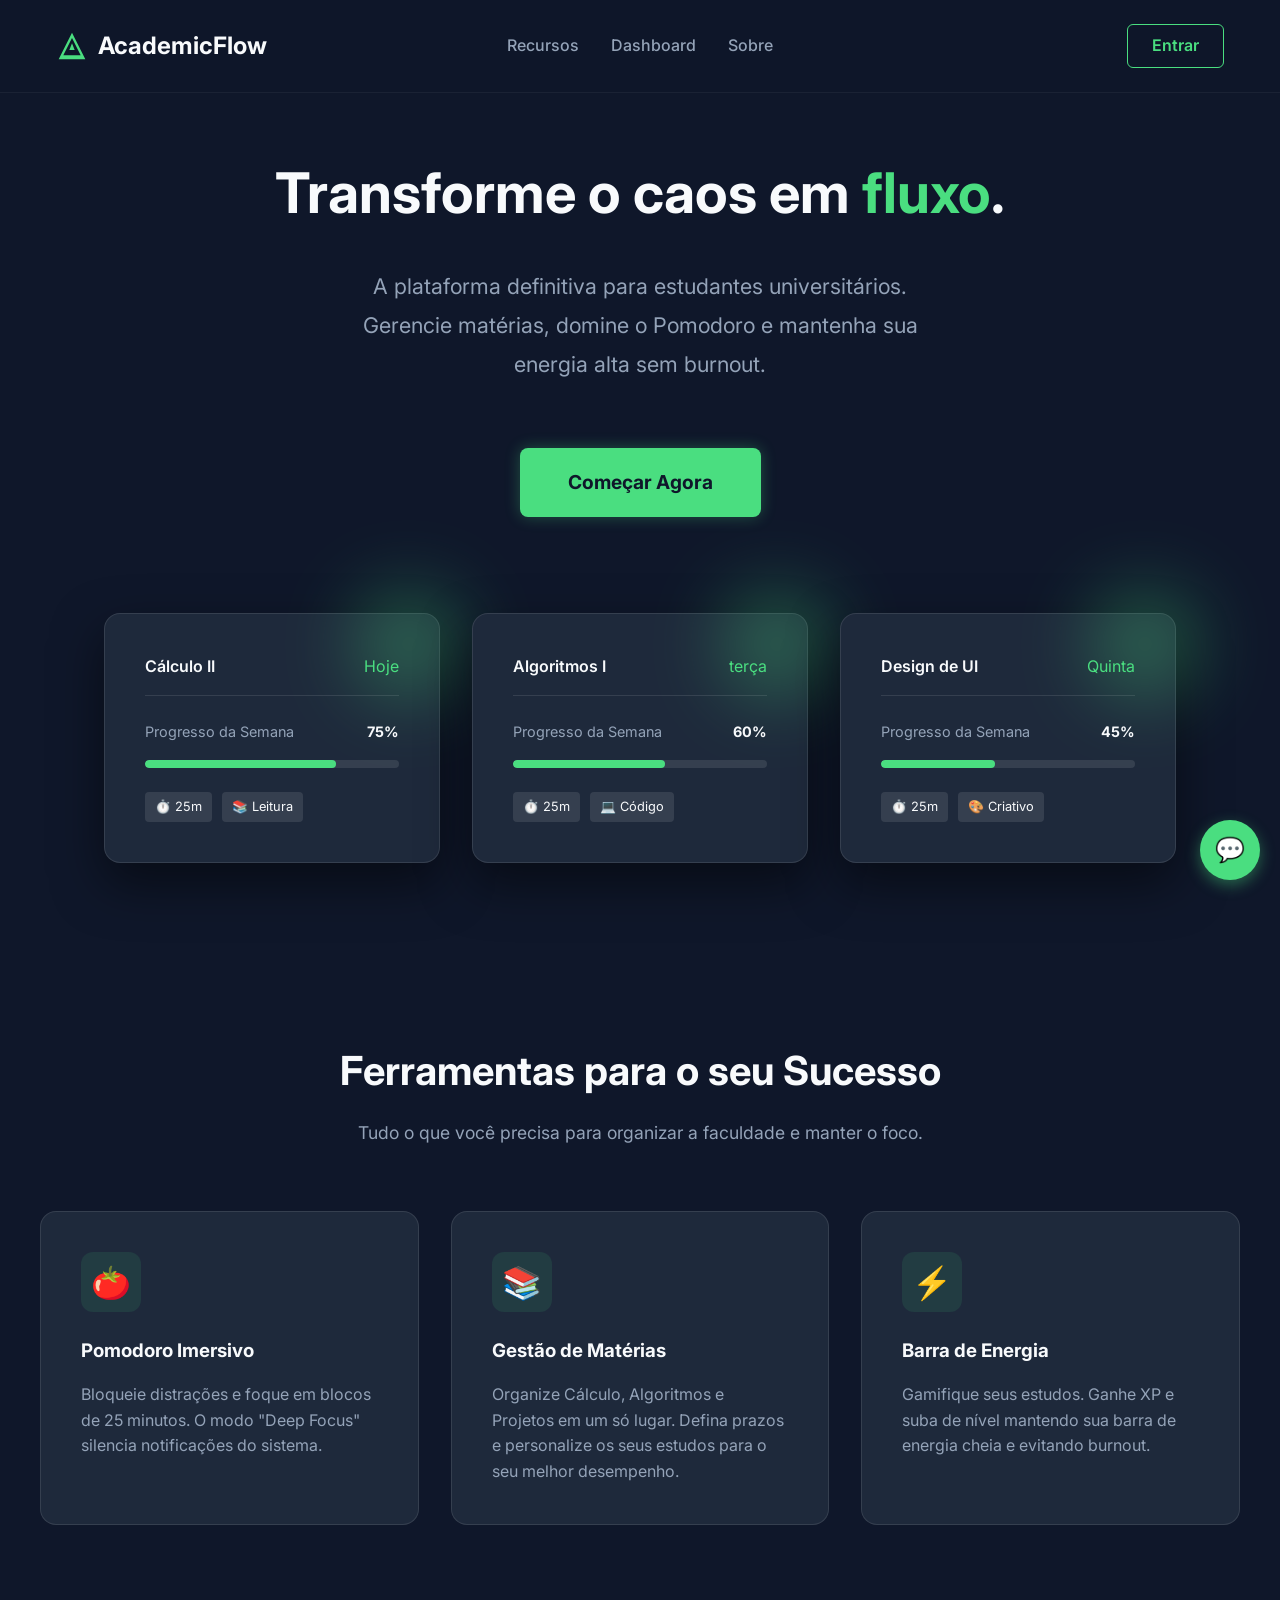
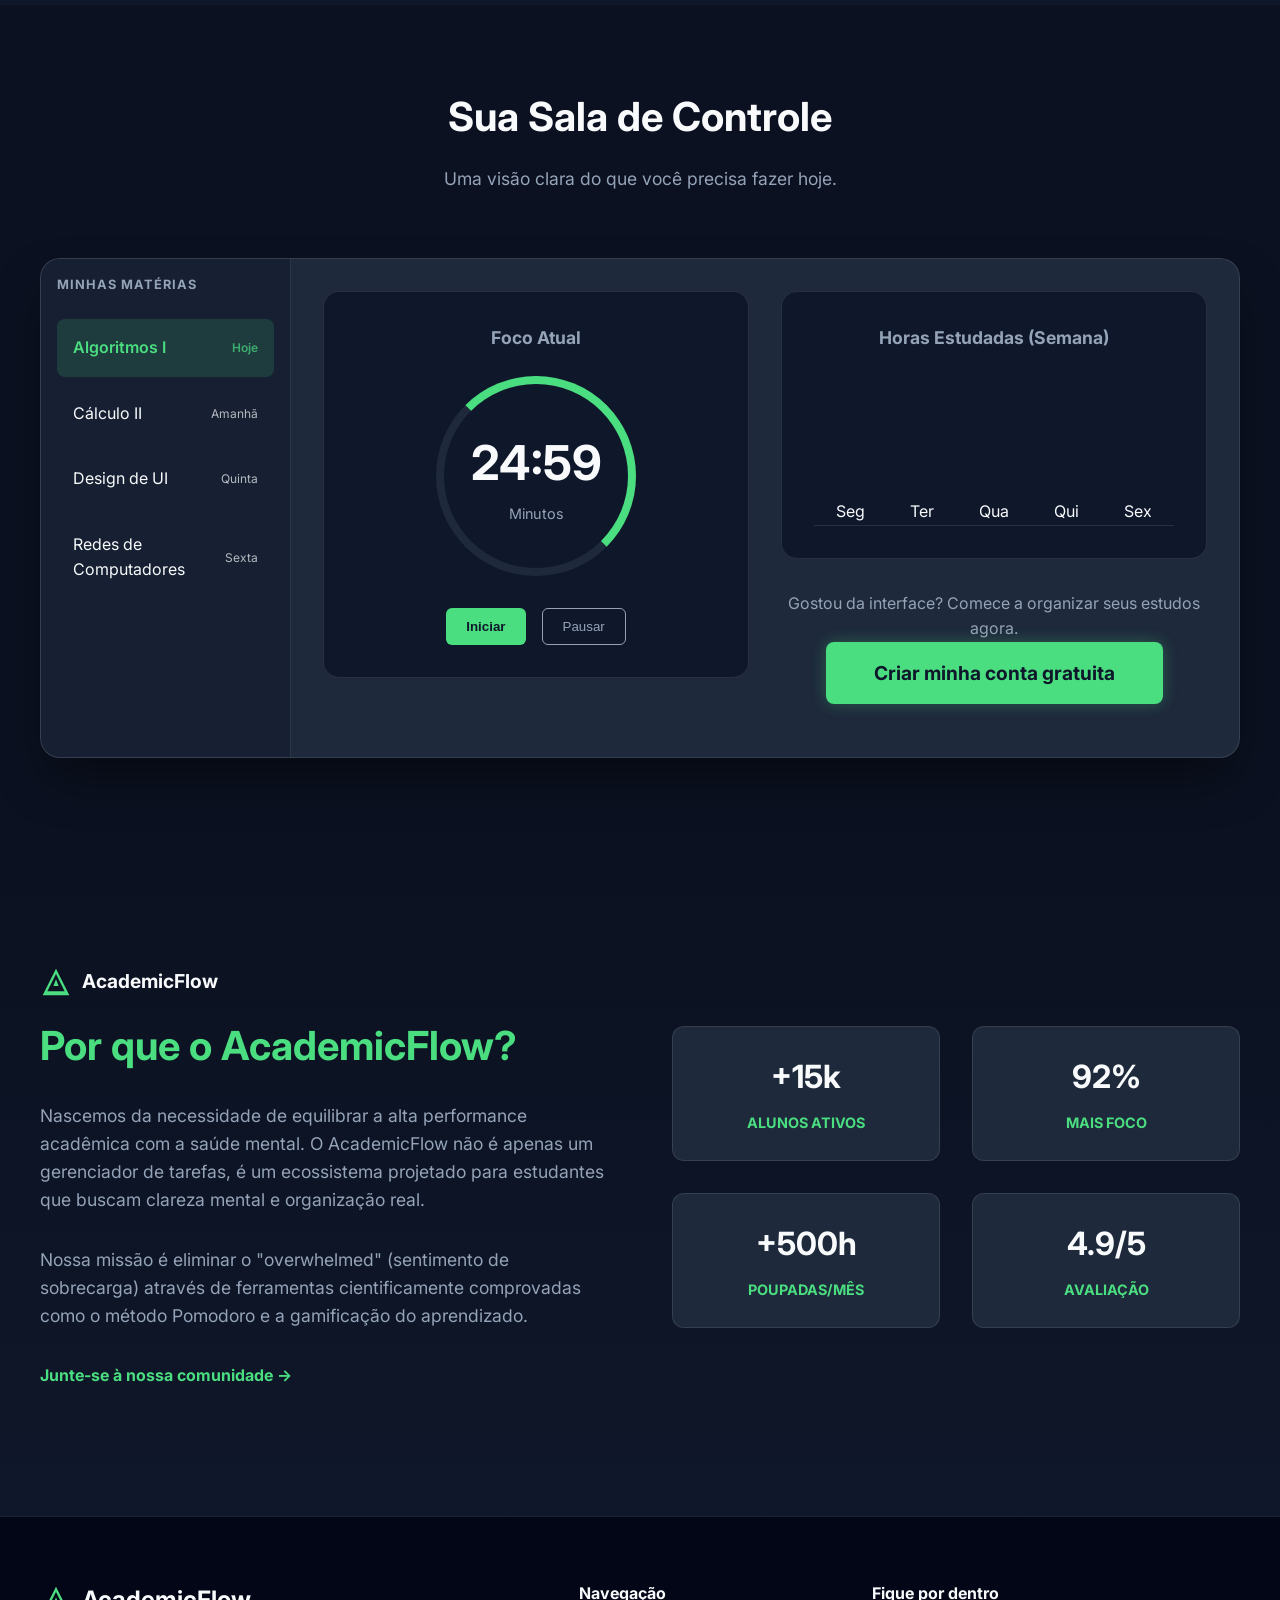
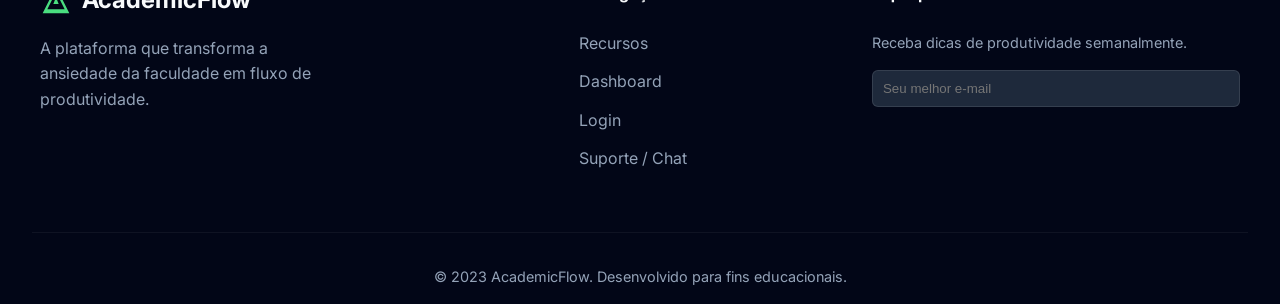
<file: index.html>
<!DOCTYPE html>
<html lang="pt-BR">
<head>
    <meta charset="UTF-8">
    <meta name="viewport" content="width=device-width, initial-scale=1.0">
    <title>AcademicFlow - Domine sua Produtividade</title>
    <link rel="stylesheet" href="style.css">
    <!-- Fonte Google: Inter (Moderna e limpa) -->
    <link href="https://fonts.googleapis.com/css2?family=Inter:wght@300;400;600;700&display=swap" rel="stylesheet">
</head>
<body>
    <meta name="viewport" content="width=device-width, initial-scale=1.0">

<header>
    <div class="nav-container">
        <a href="#" class="logo">
            <svg viewBox="0 0 24 24" xmlns="http://www.w3.org/2000/svg">
                <path d="M12 2L2 22H22L12 2ZM12 6L18.5 19H5.5L12 6ZM12 10L10 15H14L12 10Z"/>
            </svg>
            AcademicFlow
        </a>
        
        <ul class="nav-links">
            <li><a href="#features">Recursos</a></li>
            <li><a href="#dashboard-preview">Dashboard</a></li>
            <li><a href="#about">Sobre</a></li>
        </ul>

        <div class="auth-nav-wrapper">
            <a href="#" class="btn-login btn-open-auth" data-type="login">Entrar</a>
        </div>
    </div>
</header>

    <!-- Hero Section -->
    <section class="hero">
        <div class="hero-content">
            <h1>Transforme o caos em <span style="color: var(--accent-color);">fluxo</span>.</h1>
            <p>A plataforma definitiva para estudantes universitários. Gerencie matérias, domine o Pomodoro e mantenha sua energia alta sem burnout.</p>
            <div class="cta-group">
                <a href="#" class="btn-primary btn-open-auth" data-type="signup">Começar Agora</a>
            </div>
        </div>

        <div class="hero-visual">
            <!-- Card 1: Cálculo II -->
            <div class="floating-card">
                <div class="card-header">
                    <span style="font-weight: 600;">Cálculo II</span>
                    <span style="color: var(--accent-color);">Hoje</span>
                </div>
                <div style="display: flex; justify-content: space-between; margin-bottom: 0.5rem;">
                    <span style="font-size: 0.9rem; color: var(--text-secondary);">Progresso da Semana</span>
                    <span style="font-size: 0.9rem; font-weight: bold;">75%</span>
                </div>
                <div class="progress-bar">
                    <div class="progress-fill"></div>
                </div>
                <div style="margin-top: 1.5rem; display: flex; gap: 10px;">
                    <div style="background: rgba(255,255,255,0.1); padding: 5px 10px; border-radius: 4px; font-size: 0.8rem;">⏱️ 25m</div>
                    <div style="background: rgba(255,255,255,0.1); padding: 5px 10px; border-radius: 4px; font-size: 0.8rem;">📚 Leitura</div>
                </div>
            </div>

            <!-- Card 2: Algoritmos I -->
            <div class="floating-card">
                <div class="card-header">
                    <span style="font-weight: 600;">Algoritmos I</span>
                    <span style="color: var(--accent-color);">terça</span>
                </div>
                <div style="display: flex; justify-content: space-between; margin-bottom: 0.5rem;">
                    <span style="font-size: 0.9rem; color: var(--text-secondary);">Progresso da Semana</span>
                    <span style="font-size: 0.9rem; font-weight: bold;">60%</span>
                </div>
                <div class="progress-bar">
                    <div class="progress-fill" style="width: 60%;"></div>
                </div>
                <div style="margin-top: 1.5rem; display: flex; gap: 10px;">
                    <div style="background: rgba(255,255,255,0.1); padding: 5px 10px; border-radius: 4px; font-size: 0.8rem;">⏱️ 25m</div>
                    <div style="background: rgba(255,255,255,0.1); padding: 5px 10px; border-radius: 4px; font-size: 0.8rem;">💻 Código</div>
                </div>
            </div>

            <!-- Card 3: Design de UI -->
            <div class="floating-card">
                <div class="card-header">
                    <span style="font-weight: 600;">Design de UI</span>
                    <span style="color: var(--accent-color);">Quinta</span>
                </div>
                <div style="display: flex; justify-content: space-between; margin-bottom: 0.5rem;">
                    <span style="font-size: 0.9rem; color: var(--text-secondary);">Progresso da Semana</span>
                    <span style="font-size: 0.9rem; font-weight: bold;">45%</span>
                </div>
                <div class="progress-bar">
                    <div class="progress-fill" style="width: 45%;"></div>
                </div>
                <div style="margin-top: 1.5rem; display: flex; gap: 10px;">
                    <div style="background: rgba(255,255,255,0.1); padding: 5px 10px; border-radius: 4px; font-size: 0.8rem;">⏱️ 25m</div>
                    <div style="background: rgba(255,255,255,0.1); padding: 5px 10px; border-radius: 4px; font-size: 0.8rem;">🎨 Criativo</div>
                </div>
            </div>
        </div>
    </section>
    <!-- ========================================== -->
<!-- PARTE 2: SEÇÃO DE FUNCIONALIDADES (FEATURES) -->
<!-- ========================================== -->
<section id="features" class="features-section">
    <div class="container">
        <div class="section-header">
            <h2>Ferramentas para o seu Sucesso</h2>
            <p>Tudo o que você precisa para organizar a faculdade e manter o foco.</p>
        </div>

        <div class="features-grid">
            <!-- Card 1: Pomodoro -->
            <div class="feature-card">
                <div class="icon-box">
                    <span>🍅</span>
                </div>
                <h3>Pomodoro Imersivo</h3>
                <p>Bloqueie distrações e foque em blocos de 25 minutos. O modo "Deep Focus" silencia notificações do sistema.</p>
            </div>

            <!-- Card 2: Gestão -->
            <div class="feature-card">
                <div class="icon-box">
                    <span>📚</span>
                </div>
                <h3>Gestão de Matérias</h3>
                <p>Organize Cálculo, Algoritmos e Projetos em um só lugar. Defina prazos e personalize os seus estudos para o seu melhor desempenho.</p>
            </div>

            <!-- Card 3: Energia -->
            <div class="feature-card">
                <div class="icon-box">
                    <span>⚡</span>
                </div>
                <h3>Barra de Energia</h3>
                <p>Gamifique seus estudos. Ganhe XP e suba de nível mantendo sua barra de energia cheia e evitando burnout.</p>
            </div>
        </div>
    </div>
</section>
<section id="dashboard-preview" class="dashboard-section">
    <div class="container">
        <div class="section-header">
            <h2>Sua Sala de Controle</h2>
            <p>Uma visão clara do que você precisa fazer hoje.</p>
        </div>

        <!-- Container do App (Simulação) -->
        <div class="app-window">
            
            <!-- Sidebar Lateral -->
            <aside class="app-sidebar">
                <div class="sidebar-header">
                    <h4>Minhas Matérias</h4>
                </div>
                <ul class="subject-list">
                    <li class="subject-item active">
                        <span>Algoritmos I</span>
                        <span class="tag">Hoje</span>
                    </li>
                    <li class="subject-item">
                        <span>Cálculo II</span>
                        <span class="tag">Amanhã</span>
                    </li>
                    <li class="subject-item">
                        <span>Design de UI</span>
                        <span class="tag">Quinta</span>
                    </li>
                    <li class="subject-item">
                        <span>Redes de Computadores</span>
                        <span class="tag">Sexta</span>
                    </li>
                </ul>
            </aside>

            <!-- Área Principal -->
            <main class="app-main">


                <!-- Conteúdo do Dashboard -->
                <div class="dashboard-content">
                    
                    <!-- Coluna Esquerda: Timer -->
                    <div class="dashboard-column">
                        <div class="timer-card">
                            <h4>Foco Atual</h4>
                            <div class="timer-circle">
                                <div class="timer-ring"></div>
                                <div class="timer-text">
                                    <span id="timer-display" class="time-display">24:59</span>
                                    <span class="time-label">Minutos</span>
                                </div>
                            </div>
                            <div class="timer-controls">
                                <button id="btn-start" class="btn-start">Iniciar</button>
                                <button id="btn-pause" class="btn-pause">Pausar</button>
                            </div>
                        </div>
                    </div>

                    <!-- Coluna Direita: Gráfico -->
                    <div class="dashboard-column">
                        <div class="stats-card">
                            <h4>Horas Estudadas (Semana)</h4>
                            <div class="chart-container">
                                <!-- Barras do Gráfico -->
                                <div class="bar-group">
                                    <div class="bar" style="height: 40%;"></div>
                                    <span>Seg</span>
                                </div>
                                <div class="bar-group">
                                    <div class="bar" style="height: 60%;"></div>
                                    <span>Ter</span>
                                </div>
                                <div class="bar-group">
                                    <div class="bar" style="height: 30%;"></div>
                                    <span>Qua</span>
                                </div>
                                <div class="bar-group">
                                    <div class="bar active-bar" style="height: 85%;"></div>
                                    <span>Qui</span>
                                </div>
                                <div class="bar-group">
                                    <div class="bar" style="height: 50%;"></div>
                                    <span>Sex</span>
                                </div>
                            </div>
                        </div>
                        <div style="grid-column: span 2; text-align: center; margin-top: 2rem;">
                        <p style="margin-bottom: 1rem; color: var(--text-secondary);">Gostou da interface? Comece a organizar seus estudos agora.</p>
                        <a href="#" class="btn-primary btn-open-auth" data-type="signup">Criar minha conta gratuita</a>
                    </div>
                    </div>
                </div>
            </main>
        </div>
    </div>
</section>

<section id="about" class="about-section">
    <div class="about-container">
        <div class="about-text">
            <div class="logo" style="margin-bottom: 1rem; font-size: 1.2rem; justify-content: flex-start;">
                <svg viewBox="0 0 24 24" xmlns="http://www.w3.org/2000/svg">
                    <path d="M12 2L2 22H22L12 2ZM12 6L18.5 19H5.5L12 6ZM12 10L10 15H14L12 10Z"/>
                </svg>
                AcademicFlow
            </div>
            
            <h2>Por que o AcademicFlow?</h2>
            <p>
                Nascemos da necessidade de equilibrar a alta performance acadêmica com a saúde mental. 
                O AcademicFlow não é apenas um gerenciador de tarefas, é um ecossistema projetado para 
                estudantes que buscam clareza mental e organização real.
            </p>
            <p>
                Nossa missão é eliminar o "overwhelmed" (sentimento de sobrecarga) através de ferramentas 
                cientificamente comprovadas como o método Pomodoro e a gamificação do aprendizado.
            </p>
            <a href="#" class="btn-open-auth" data-type="signup" style="color: var(--accent-color); text-decoration: none; font-weight: 700;">
                Junte-se à nossa comunidade &rarr;
            </a>
        </div>

        <div class="about-stats">
            <div class="stat-item">
                <h3>+15k</h3>
                <span>Alunos Ativos</span>
            </div>
            <div class="stat-item">
                <h3>92%</h3>
                <span>Mais Foco</span>
            </div>
            <div class="stat-item">
                <h3>+500h</h3>
                <span>Poupadas/Mês</span>
            </div>
            <div class="stat-item">
                <h3>4.9/5</h3>
                <span>Avaliação</span>
            </div>
        </div>
    </div>
</section>

<!-- ========================================== -->
<!-- PARTE 4: RODAPÉ (FOOTER) -->
<!-- ========================================== -->
<footer class="site-footer">
    <div class="container footer-content">
        <!-- Coluna 1: Logo e Sobre -->
        <div class="footer-brand">
            <a href="#" class="logo">
                <svg viewBox="0 0 24 24" xmlns="http://www.w3.org/2000/svg">
                    <path d="M12 2L2 22H22L12 2ZM12 6L18.5 19H5.5L12 6ZM12 10L10 15H14L12 10Z"/>
                </svg>
                AcademicFlow
            </a>
            <p style="color: var(--text-secondary); margin-top: 1rem; max-width: 300px;">
                A plataforma que transforma a ansiedade da faculdade em fluxo de produtividade.
            </p>
        </div>

        <!-- Coluna 2: Links Rápidos -->
        <div class="footer-links">
            <h4>Navegação</h4>
            <ul>
                <li><a href="#features">Recursos</a></li>
                <li><a href="#dashboard-preview">Dashboard</a></li>
                <li><a href="#" class="btn-open-auth" data-type="login">Login</a></li>
                <li><a href="#" id="open-chat-support">Suporte / Chat</a></li>
            </ul>
        </div>

        <!-- Coluna 3: Newsletter -->
        <div class="footer-newsletter">
            <h4>Fique por dentro</h4>
            <p style="color: var(--text-secondary); font-size: 0.9rem; margin-bottom: 1rem;">
                Receba dicas de produtividade semanalmente.
            </p>
            <form id="newsletter-form" class="newsletter-form" onsubmit="event.preventDefault(); alert('Obrigado por se inscrever!');">
                <input id="newsletter-email" type="email" placeholder="Seu melhor e-mail" required ...>
            </form>
        </div>
    </div>
    
    <div class="footer-bottom">
        <p>&copy; 2023 AcademicFlow. Desenvolvido para fins educacionais.</p>
    </div>
    <!-- Modal de Login/Registro -->
    <div id="auth-modal" class="auth-modal" style="display: none;">
        <div class="auth-modal-content">
            <button id="close-modal" class="auth-close-btn">&times;</button>
            
            <!-- Abas de Navegação -->
            <div class="auth-tabs">
                <button id="tab-login" class="auth-tab active">Login</button>
                <button id="tab-signup" class="auth-tab">Criar Conta</button>
            </div>

            <!-- Formulário de Login -->
            <form id="login-form" class="auth-form">
                <h2>Bem-vindo de volta!</h2>
                <div class="form-group">
                    <label for="login-email">E-mail</label>
                    <input id="login-email" type="email" placeholder="seu@email.com" required>
                </div>
                <div class="form-group">
                    <label for="login-password">Senha</label>
                    <input id="login-password" type="password" placeholder="********" required>
                </div>
                <button type="submit" class="btn-primary" style="width: 100%;">Entrar</button>
                <p id="login-error" class="auth-error" style="color: #ef4444; margin-top: 10px; display: none;"></p>
            </form>

            <!-- Formulário de Cadastro -->
            <form id="signup-form" class="auth-form" style="display: none;">
                <h2>Crie sua conta</h2>
                <div class="form-group">
                    <label for="signup-name">Nome Completo</label>
                    <input id="signup-name" type="text" placeholder="Seu nome" required>
                </div>
                <div class="form-group">
                    <label for="signup-email">E-mail</label>
                    <input id="signup-email" type="email" placeholder="seu@email.com" required>
                </div>
                <div class="form-group">
                    <label for="signup-password">Senha</label>
                    <input id="signup-password" type="password" placeholder="********" required>
                </div>
                <button type="submit" class="btn-primary" style="width: 100%;">Cadastrar</button>
                <p id="signup-error" class="auth-error" style="color: #ef4444; margin-top: 10px; display: none;"></p>
            </form>
        </div>
    </div>

    <!-- Overlay de Fundo -->
    <div id="auth-overlay" class="auth-overlay" style="display: none;"></div>

    <div id="chat-widget" style="display: none; position: fixed; bottom: 20px; right: 20px; width: 300px; background: var(--bg-secondary); border: 1px solid var(--accent-color); border-radius: 12px; z-index: 3000; box-shadow: 0 10px 25px rgba(0,0,0,0.5); overflow: hidden; font-family: var(--font-main);">
        <div style="background: var(--accent-color); color: var(--bg-primary); padding: 1rem; font-weight: bold; display: flex; justify-content: space-between; align-items: center;">
            <span>🤖 FlowBot Support</span>
            <button id="close-chat" style="background: none; border: none; font-size: 1.2rem; cursor: pointer; color: var(--bg-primary);">×</button>
        </div>
        <div id="chat-messages" style="height: 250px; padding: 1rem; overflow-y: auto; display: flex; flex-direction: column; gap: 10px; font-size: 0.9rem; color: var(--text-primary);">
            <div style="background: rgba(255,255,255,0.05); padding: 8px; border-radius: 8px; align-self: flex-start; max-width: 80%;">
                Olá! Sou o assistente virtual do AcademicFlow. Como posso te ajudar hoje?
            </div>
        </div>
        <div style="padding: 1rem; border-top: 1px solid var(--border-color); display: flex; gap: 5px;">
            <input type="text" id="chat-input" placeholder="Digite sua dúvida..." style="flex: 1; background: var(--bg-primary); border: 1px solid var(--border-color); color: white; padding: 8px; border-radius: 4px; outline: none;">
            <button id="send-chat" style="background: var(--accent-color); border: none; padding: 8px 12px; border-radius: 4px; cursor: pointer;">➔</button>
        </div>
    </div>

    <div id="chat-trigger" style="position: fixed; bottom: 20px; right: 20px; background: var(--accent-color); width: 60px; height: 60px; border-radius: 50%; display: flex; align-items: center; justify-content: center; cursor: pointer; z-index: 2900; box-shadow: 0 5px 15px rgba(74, 222, 128, 0.4); font-size: 1.5rem;">
        💬
    </div>

    <script src="java.js"></script>
</body>
</html>
</file>
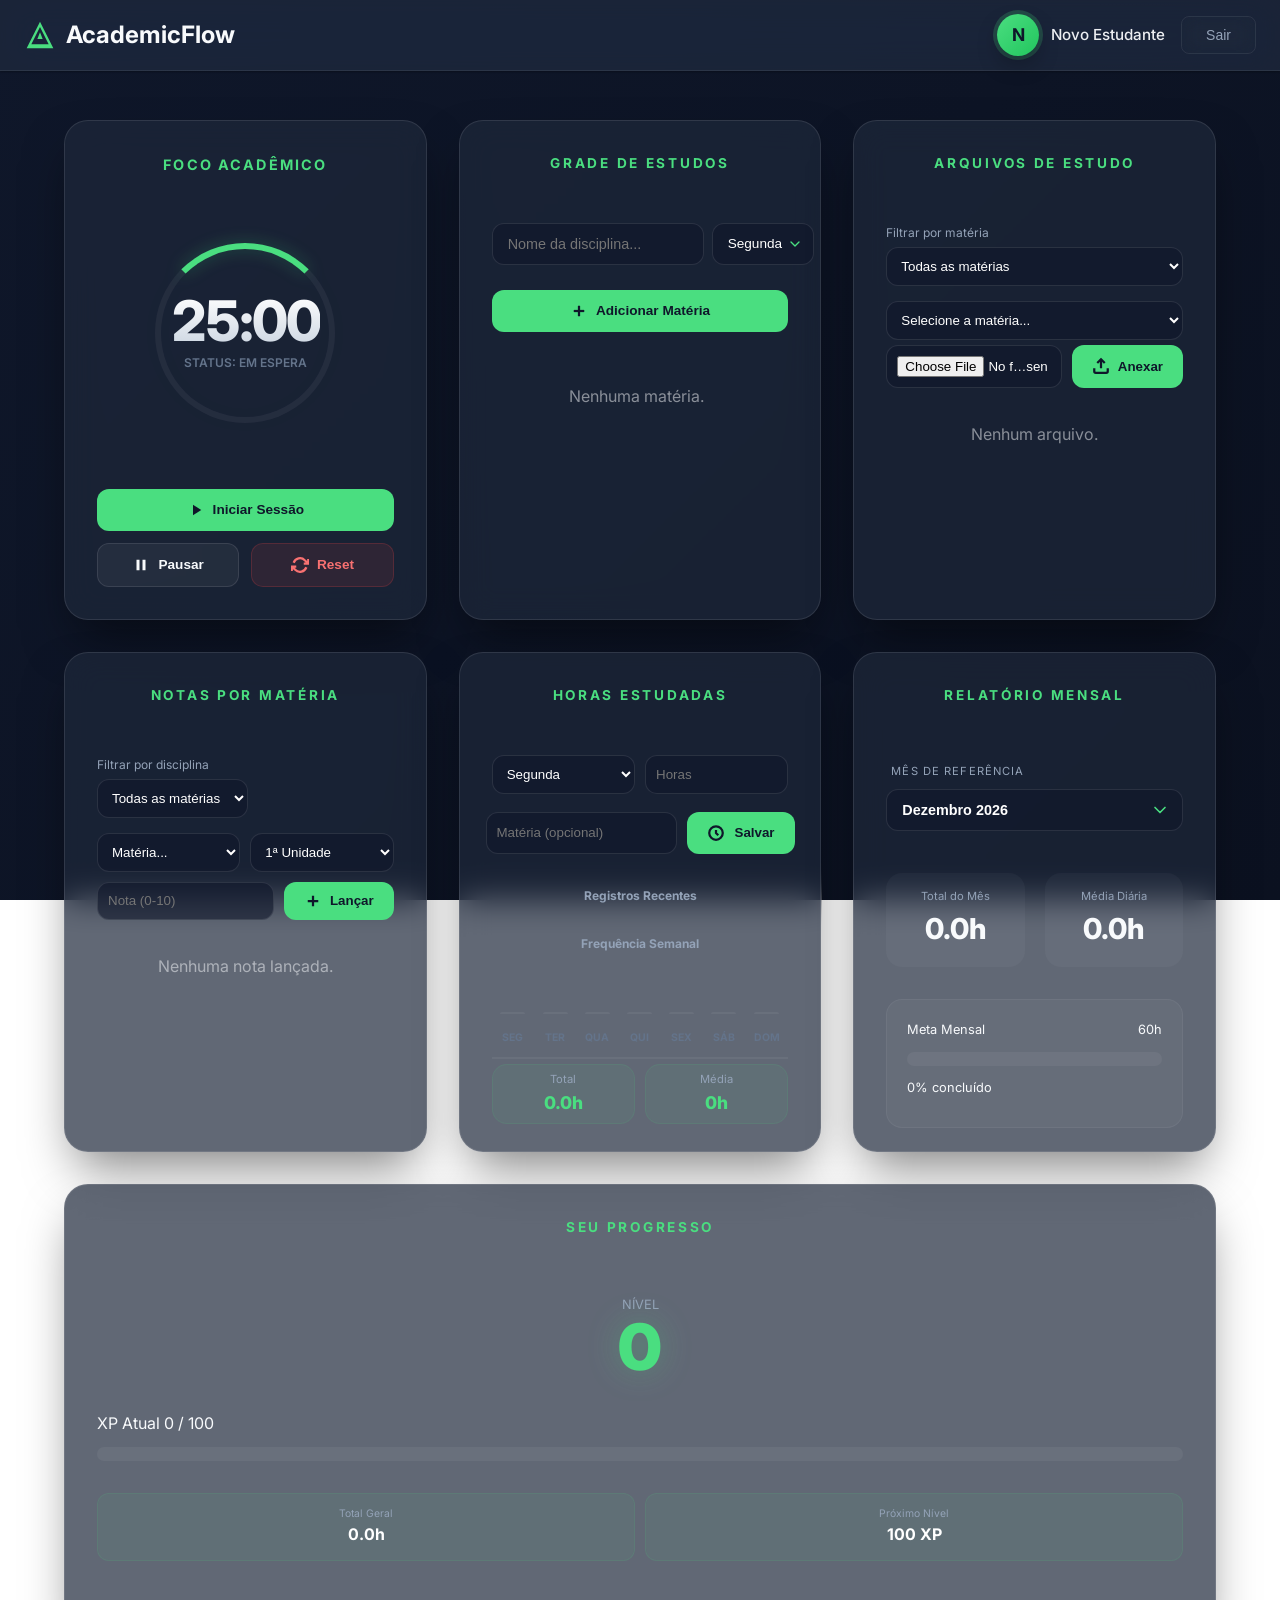
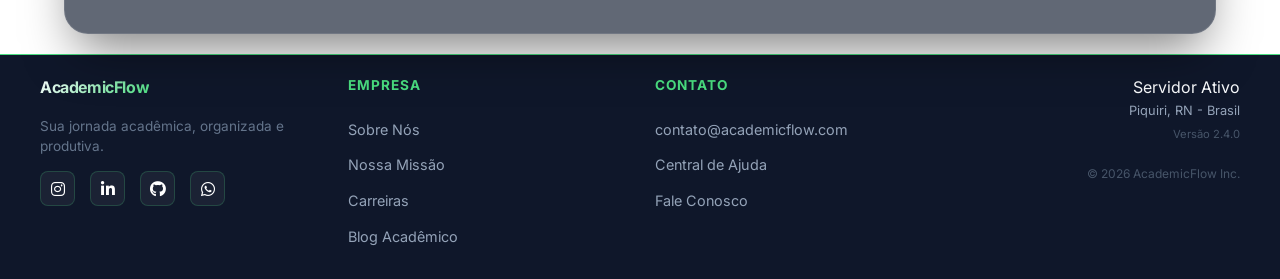
<file: index2.html>
<!DOCTYPE html>
<html lang="pt-BR">
<head>
    <meta charset="UTF-8">
    <meta name="viewport" content="width=device-width, initial-scale=1.0">
    <title>Dashboard - AcademicFlow</title>
    <link rel="stylesheet" href="style2.css">
    <!-- Fonte Google: Inter -->
    <link href="https://fonts.googleapis.com/css2?family=Inter:wght@300;400;500;600;700&display=swap" rel="stylesheet">
    <link rel="stylesheet" href="https://cdnjs.cloudflare.com/ajax/libs/font-awesome/6.5.1/css/all.min.css">
</head>
<body>

    <!-- HEADER COMPLETO -->
    <header>
        <div class="header-container">
            <!-- LOGO - IGUAL AO CÓDIGO ORIGINAL -->
            <a href="#" class="logo" onclick="irParaInicio()">
                <svg viewBox="0 0 24 24" xmlns="http://www.w3.org/2000/svg" class="logo-icon-svg">
                    <path d="M12 2L2 22H22L12 2ZM12 6L18.5 19H5.5L12 6ZM12 10L10 15H14L12 10Z"/>
                </svg>
                AcademicFlow
            </a>

            <!-- USER PROFILE -->
            <div class="user-profile">
                <div class="user-info">
                    <div class="user-avatar" id="user-avatar">U</div>
                    <span class="user-name" id="user-name">Usuário Demo</span>
                </div>
                <button onclick="fazerLogout()" class="btn-logout">
                    Sair
                </button>
            </div>
        </div>
    </header>

    <main class="dashboard-grid">
    
        <div class="card timer-card">
            <div class="card-header">
                <h3>Foco Acadêmico</h3>
            </div>
            
            <div class="timer-circle">
                <div class="timer-ring" id="timer-ring"></div>
                <div class="timer-text">
                    <span id="timer-display" class="time-display">25:00</span>
                    <span class="time-label">Status: Em Espera</span>
                </div>
            </div>
            
            <div class="timer-controls">
                <button id="btn-start" class="btn-timer btn-start">
                    <svg width="18" height="18" viewBox="0 0 24 24" fill="currentColor"><path d="M8 5v14l11-7z"/></svg>
                    Iniciar Sessão
                </button>
                <button id="btn-pause" class="btn-timer btn-pause" disabled>
                    <svg width="18" height="18" viewBox="0 0 24 24" fill="currentColor"><path d="M6 19h4V5H6v14zm8-14v14h4V5h-4z"/></svg>
                    Pausar
                </button>
                <button id="btn-reset" class="btn-timer btn-reset">
                    <svg width="18" height="18" viewBox="0 0 24 24" fill="none" stroke="currentColor" stroke-width="3"><path d="M23 4v6h-6M1 20v-6h6M3.51 9a9 9 0 0114.85-3.36L23 10M1 14l4.64 4.36A9 9 0 0020.49 15"/></svg>
                    Reset
                </button>
            </div>
        </div>

        <div class="card subject-card">
            <div class="card-header">
                <h3>Grade de Estudos</h3>
            </div>

            <div class="subject-form">
                <div class="input-row">
                    <input type="text" id="nova-materia" placeholder="Nome da disciplina...">
                    <select id="dia-estudo">
                        <option value="Segunda">Segunda</option>
                        <option value="Terça">Terça</option>
                        <option value="Quarta">Quarta</option>
                        <option value="Quinta">Quinta</option>
                        <option value="Sexta">Sexta</option>
                        <option value="Sábado">Sábado</option>
                        <option value="Domingo">Domingo</option>
                    </select>
                </div>
                <button onclick="adicionarMateria()" class="btn-add-subject">
                    <svg width="18" height="18" viewBox="0 0 24 24" fill="none" stroke="currentColor" stroke-width="3"><line x1="12" y1="5" x2="12" y2="19"></line><line x1="5" y1="12" x2="19" y2="12"></line></svg>
                    Adicionar Matéria
                </button>
            </div>

            <div class="subject-list-container">
                <ul class="subject-list" id="lista-materias">
                    </ul>
            </div>
        </div>

        <div class="card file-card">
            <div class="card-header">
                <h3>Arquivos de Estudo</h3>
            </div>

            <div class="file-controls">
                <div class="filter-group">
                    <label>Filtrar por matéria</label>
                    <select id="filtro-materia-arquivo">
                        <option value="todas">Todas as matérias</option>
                        </select>
                </div>

                <div class="upload-group">
                    <select id="select-materia-arquivo">
                        <option value="">Selecione a matéria...</option>
                    </select>
                    <div class="file-input-wrapper">
                        <input type="file" id="input-arquivo">
                        <button onclick="anexarArquivo()" class="btn-add-file">
                            <svg width="18" height="18" viewBox="0 0 24 24" fill="none" stroke="currentColor" stroke-width="3"><path d="M21 15v4a2 2 0 0 1-2 2H5a2 2 0 0 1-2-2v-4"></path><polyline points="17 8 12 3 7 8"></polyline><line x1="12" y1="3" x2="12" y2="15"></line></svg>
                            Anexar
                        </button>
                    </div>
                </div>
            </div>

            <div class="file-list-container">
                <ul class="file-list" id="lista-arquivos">
                    </ul>
            </div>
        </div>

        <div class="card grade-card">
            <div class="card-header">
                <h3>Notas por Matéria</h3>
            </div>

            <div class="grade-controls">
                <div class="filter-group">
                    <label>Filtrar por disciplina</label>
                    <select id="filtro-materia-notas">
                        <option value="todas">Todas as matérias</option>
                    </select>
                </div>

                <div class="input-grade-group">
                    <div class="input-row">
                        <select id="select-materia-nota">
                            <option value="">Matéria...</option>
                        </select>
                        <select id="select-unidade-nota">
                            <option value="1ª Unidade">1ª Unidade</option>
                            <option value="2ª Unidade">2ª Unidade</option>
                            <option value="3ª Unidade">3ª Unidade</option>
                            <option value="1º Bimestre">1º Bimestre</option>
                            <option value="2º Bimestre">2º Bimestre</option>
                            <option value="3º Bimestre">3º Bimestre</option>
                            <option value="4º Bimestre">4º Bimestre</option>
                        </select>
                    </div>
                    <div class="input-row-action">
                        <input type="number" id="input-nota" placeholder="Nota (0-10)" min="0" max="10" step="0.1">
                        <button onclick="adicionarNota()" class="btn-add-grade">
                            <svg width="18" height="18" viewBox="0 0 24 24" fill="none" stroke="currentColor" stroke-width="3"><path d="M12 5v14M5 12h14"/></svg>
                            Lançar
                        </button>
                    </div>
                </div>
            </div>

            <div class="grade-list-container">
                <ul class="grade-list" id="lista-notas">
                    </ul>
            </div>
        </div>

        <div class="card hours-card">
            <div class="card-header">
                <h3>Horas Estudadas</h3>
            </div>

            <div class="hours-controls">
                <div class="input-row">
                    <select id="select-dia-registro">
                        <option value="Segunda">Segunda</option>
                        <option value="Terça">Terça</option>
                        <option value="Quarta">Quarta</option>
                        <option value="Quinta">Quinta</option>
                        <option value="Sexta">Sexta</option>
                        <option value="Sábado">Sábado</option>
                        <option value="Domingo">Domingo</option>
                    </select>
                    <input type="number" id="input-horas" placeholder="Horas" min="0" max="24" step="0.5">
                </div>
                <div class="input-row-action">
                    <input type="text" id="input-materia-registro" placeholder="Matéria (opcional)">
                    <button onclick="registrarEstudo()" class="btn-add-hours">
                        <svg width="18" height="18" viewBox="0 0 24 24" fill="none" stroke="currentColor" stroke-width="3"><path d="M12 8v4l3 3m6-3a9 9 0 11-18 0 9 9 0 0118 0z"></path></svg>
                        Salvar
                    </button>
                </div>
                <div class="recent-records">
                    <h4 class="chart-title" style="margin-top: 1.5rem;">Registros Recentes</h4>
                    <ul class="record-list" id="lista-registros-horas">
                        </ul>
                </div>
            </div>

            <div class="chart-wrapper">
                <h4 class="chart-title">Frequência Semanal</h4>
                <div class="chart-container">
                    <div class="bar-group">
                        <div class="bar" id="bar-segunda" data-horas="0"></div>
                        <span class="bar-label">SEG</span>
                    </div>
                    <div class="bar-group">
                        <div class="bar" id="bar-terca" data-horas="0"></div>
                        <span class="bar-label">TER</span>
                    </div>
                    <div class="bar-group">
                        <div class="bar" id="bar-quarta" data-horas="0"></div>
                        <span class="bar-label">QUA</span>
                    </div>
                    <div class="bar-group">
                        <div class="bar" id="bar-quinta" data-horas="0"></div>
                        <span class="bar-label">QUI</span>
                    </div>
                    <div class="bar-group">
                        <div class="bar" id="bar-sexta" data-horas="0"></div>
                        <span class="bar-label">SEX</span>
                    </div>
                    <div class="bar-group">
                        <div class="bar" id="bar-sabado" data-horas="0"></div>
                        <span class="bar-label">SÁB</span>
                    </div>
                    <div class="bar-group">
                        <div class="bar" id="bar-domingo" data-horas="0"></div>
                        <span class="bar-label">DOM</span>
                    </div>
                </div>
            </div>

            <div class="stats-mini-grid">
                <div class="stat-box">
                    <span class="stat-label">Total</span>
                    <span class="stat-value" id="total-horas">0h</span>
                </div>
                <div class="stat-box">
                    <span class="stat-label">Média</span>
                    <span class="stat-value" id="media-dia">0h</span>
                </div>
            </div>
        </div>

        <div class="card report-card">
            <div class="card-header">
                <h3>Relatório Mensal</h3>
            </div>

            <div class="report-controls">
                <label>Mês de Referência</label>
                <select id="select-mes-relatorio">
                    </select>
            </div>

            <div class="report-stats">
                <div class="report-stat-item">
                    <span class="report-label">Total do Mês</span>
                    <span class="report-value" id="relatorio-total-horas">0h</span>
                </div>
                <div class="report-stat-item">
                    <span class="report-label">Média Diária</span>
                    <span class="report-value" id="relatorio-media-dia">0h</span>
                </div>
            </div>

            <div class="goal-container">
                <div class="goal-header">
                    <span>Meta Mensal</span>
                    <span id="relatorio-meta">60h</span>
                </div>
                <div class="progress-track">
                    <div id="barra-progresso-mes" class="progress-fill"></div>
                </div>
                <div class="goal-footer">
                    <span id="progresso-texto">0% concluído</span>
                </div>
            </div>
        </div>

        <div class="card xp-card">
            <div class="card-header">
                <h3>Seu Progresso</h3>
            </div>

            <div class="xp-content">
                <div class="level-display">
                    <span class="level-title">Nível</span>
                    <span class="level-number" id="user-nivel">0</span> 
                </div>

                <div class="xp-info">
                    <div class="xp-text">
                        <span>XP Atual</span>
                        <span id="user-xp">0 / 100</span>
                    </div>
                    <div class="xp-track">
                        <div id="barra-xp" class="xp-fill" style="width: 0%;"></div>
                    </div>
                </div>

                <div class="xp-footer-stats">
                    <div class="xp-stat">
                        <span class="xp-stat-label">Total Geral</span>
                        <span class="xp-stat-value" id="total-horas-totais">0h</span>
                    </div>
                    <div class="xp-stat">
                        <span class="xp-stat-label">Próximo Nível</span>
                        <span class="xp-stat-value" id="xp-proximo">100 XP</span>
                    </div>
                </div>
            </div>
        </div>

    </main>

    <footer class="main-footer">
        <div class="footer-content">
            <div class="footer-column branding">
                <span class="logo-text">Academic<span class="highlight">Flow</span></span>
                <p class="footer-tagline">Sua jornada acadêmica, organizada e produtiva.</p>
                <div class="social-links">
                    <a href="#" class="social-icon" title="Instagram">
                        <i class="fa-brands fa-instagram"></i>
                    </a>
                    <a href="#" class="social-icon" title="LinkedIn">
                        <i class="fa-brands fa-linkedin-in"></i>
                    </a>
                    <a href="#" class="social-icon" title="GitHub">
                        <i class="fa-brands fa-github"></i>
                    </a>
                    <a href="#" class="social-icon" title="WhatsApp">
                        <i class="fa-brands fa-whatsapp"></i>
                    </a>
                </div>
            </div>
            
            <div class="footer-column">
                <h4>Empresa</h4>
                <ul>
                    <li><a href="#">Sobre Nós</a></li>
                    <li><a href="#">Nossa Missão</a></li>
                    <li><a href="#">Carreiras</a></li>
                    <li><a href="#">Blog Acadêmico</a></li>
                </ul>
            </div>

            <div class="footer-column">
                <h4>Contato</h4>
                <ul>
                    <li><a href="mailto:contato@academicflow.com">contato@academicflow.com</a></li>
                    <li><a href="#">Central de Ajuda</a></li>
                    <li><a href="#">Fale Conosco</a></li>
                </ul>
            </div>

            <div class="footer-column status-col">
                <div class="status-indicator">
                    <span class="dot pulse"></span>
                    Servidor Ativo
                </div>
                <p class="location-text">Piquiri, RN - Brasil</p>
                <p class="version">Versão 2.4.0</p>
                <p class="copyright">&copy; 2026 AcademicFlow Inc.</p>
            </div>
        </div>
    </footer>

    <!-- JAVASCRIPT FUNCIONAL -->
    <script src="java2.js"></script>
</body>
</html>
</file>
<file: style.css>
/* --- CSS Reset & Variáveis --- */
        :root {
            --bg-primary: #0f172a;
            --bg-secondary: #1e293b;
            --text-primary: #f8fafc;
            --text-secondary: #94a3b8;
            --accent-color: #4ade80; /* Neon Green */
            --accent-hover: #22c55e;
            --font-main: 'Inter', sans-serif;
            --container-width: 1200px;
        }

        * {
            margin: 0;
            padding: 0;
            box-sizing: border-box;
        }

        body {
            font-family: var(--font-main);
            background-color: var(--bg-primary);
            color: var(--text-primary);
            line-height: 1.6;
        }

        /* --- Header & Navegação --- */
        header {
            background-color: rgba(15, 23, 42, 0.9);
            backdrop-filter: blur(10px);
            position: fixed;
            width: 100%;
            top: 0;
            z-index: 1000;
            border-bottom: 1px solid rgba(255, 255, 255, 0.05);
            padding: 0.5rem 0;
        }

        .nav-container {
            max-width: var(--container-width);
            margin: 0 auto;
            padding: 0.5rem 2rem;
            display: flex;
            justify-content: space-between;
            align-items: center;
        }

        .logo {
            display: flex;
            align-items: center;
            gap: 10px;
            font-weight: 700;
            font-size: 1.5rem;
            color: var(--text-primary);
            text-decoration: none;
        }

        .logo svg {
            width: 32px;
            height: 32px;
            fill: var(--accent-color);
        }

        .nav-links {
            display: flex;
            gap: 2rem;
            list-style: none;
            /* Centralizar links com o conteúdo do hero */
            flex: 1;
            justify-content: center;
            margin: 0 1rem;
        }

        .nav-links a {
            color: var(--text-secondary);
            text-decoration: none;
            font-weight: 500;
            transition: color 0.3s ease;
        }

        .nav-links a:hover {
            color: var(--accent-color);
        }

        .btn-login {
            padding: 0.5rem 1.5rem;
            border: 1px solid var(--accent-color);
            color: var(--accent-color);
            border-radius: 6px;
            text-decoration: none;
            font-weight: 600;
            transition: all 0.3s ease;
            text-align: center;
        }

        .btn-login:hover {
            background-color: var(--accent-color);
            color: var(--bg-primary);
        }

        /* --- Hero Section --- */
        .hero {
            padding: 10rem 2rem 4rem;
            max-width: var(--container-width);
            margin: 0 auto;
            display: grid;
            grid-template-columns: 1fr;
            align-items: center;
            gap: 4rem;
            min-height: 90vh;
            text-align: center;
        }

        .hero-content {
            display: flex;
            flex-direction: column;
            align-items: center;
            justify-content: center;
            gap: 1.5rem;
        }

        .hero-content h1 {
            font-size: 3.5rem !important;
            line-height: 1.2;
            margin-bottom: 1rem;
        }

        .hero-content p {
            font-size: 1.35rem;
            color: var(--text-secondary);
            margin-bottom: 2.5rem;
            max-width: 600px;
            line-height: 1.8;
        }

        .cta-group {
            display: flex;
            justify-content: center;
            width: 100%;
        }

        .btn-primary {
            background-color: var(--accent-color);
            color: var(--bg-primary);
            padding: 1.2rem 3rem;
            border-radius: 8px;
            text-decoration: none;
            font-weight: 700;
            font-size: 1.2rem;
            transition: transform 0.2s ease, box-shadow 0.2s ease;
            box-shadow: 0 0 15px rgba(74, 222, 128, 0.3);
        }

        .btn-primary:hover {
            background-color: var(--accent-hover);
            transform: translateY(-3px);
            box-shadow: 0 0 25px rgba(74, 222, 128, 0.5);
        }

        /* --- Hero Visual (3 Cards) --- */
        .hero-visual {
            position: relative;
            display: flex;
            justify-content: center;
            align-items: center;
            padding: 2rem;
            gap: 2rem;
        }

        .floating-card {
            background: var(--bg-secondary);
            padding: 2.5rem;
            border-radius: 16px;
            border: 1px solid rgba(255,255,255,0.1);
            box-shadow: 0 20px 50px rgba(0,0,0,0.5);
            position: relative;
            z-index: 2;
            width: 100%;
            max-width: 350px;
            text-align: left;
        }

        .floating-card::before {
            content: '';
            position: absolute;
            top: -20px;
            right: -20px;
            width: 100px;
            height: 100px;
            background: var(--accent-color);
            border-radius: 50%;
            filter: blur(40px);
            opacity: 0.4;
            z-index: -1;
        }

        .card-header {
            display: flex;
            justify-content: space-between;
            margin-bottom: 1.5rem;
            border-bottom: 1px solid rgba(255,255,255,0.1);
            padding-bottom: 1rem;
        }

        .progress-bar {
            width: 100%;
            height: 8px;
            background: rgba(255,255,255,0.1);
            border-radius: 4px;
            margin-top: 1rem;
            overflow: hidden;
        }

        .progress-fill {
            height: 100%;
            width: 75%;
            background: var(--accent-color);
            border-radius: 4px;
        }

        /* ==========================================
        RESPONSIVIDADE CONSOLIDADA (Substitua os antigos @media por este)
        ========================================== */
        @media (max-width: 968px) {
            /* 1. Ajusta o container para permitir duas linhas (Top e Menu) */
            .nav-container {
                display: flex !important;
                flex-wrap: wrap !important;
                flex-direction: row !important;
                justify-content: space-between !important;
                padding: 10px 20px !important;
            }

            .logo, .auth-nav-wrapper {
                flex: 0 0 auto !important;
                display: flex !important;
            }

            /* 3. FORÇA O MENU A APARECER CENTRALIZADO ABAIXO */
            .nav-links {
                display: flex !important; /* Aqui removemos o 'none' que estava escondendo */
                width: 100% !important;   /* Ocupa a largura toda para descer de linha */
                justify-content: center !important;
                margin-top: 15px !important;
                gap: 1.5rem !important;    /* Espaço entre os nomes */
                list-style: none !important;
                padding: 0 !important;
            }

            .nav-links li {
                display: block !important;
            }

            .nav-links::-webkit-scrollbar {
                display: none; /* Chrome/Safari */
            }

            .nav-links a {
                display: inline-block !important;
                font-size: 0.85rem !important;
                color: var(--text-secondary) !important;
                text-decoration: none !important;
                font-weight: 500 !important;
            }

            /* --- Hero Section --- */
            .hero {
                grid-template-columns: 1fr;
                text-align: center;
                gap: 3rem;
                padding-top: 8rem;
            }

            .hero-content h1 {
                font-size: 2.5rem;
            }

            .hero-content p {
                margin: 0 auto 2.5rem;
                font-size: 1.15rem;
            }

            .hero-visual {
                flex-direction: column;
                gap: 1.5rem;
            }

            .floating-card {
                max-width: 100%;
            }

            /* --- Dashboard & Features --- */
            .features-grid {
                grid-template-columns: 1fr;
            }

            .app-window {
                grid-template-columns: 1fr;
                min-height: auto;
            }

            .app-sidebar {
                border-right: none;
                border-bottom: 1px solid var(--border-color);
                padding: 1.5rem;
            }

            .dashboard-content {
                grid-template-columns: 1fr;
            }
        }

        /* --- Ajuste de Alinhamento Desktop --- */
        @media (min-width: 969px) {
            .nav-container {
                max-width: 1200px;
                margin: 0 auto;
            }

            .nav-links {
                flex: 1;
                justify-content: center;
                margin: 0 2rem;
            }

            .logo {
                flex: 0 0 auto;
            }

            .btn-login {
                flex: 0 0 auto;
            }
        }
                /* ==========================================
        VARIÁVEIS (Para garantir consistência)
        ========================================== */
        :root {
            --bg-primary: #0f172a;
            --bg-secondary: #1e293b;
            --bg-tertiary: #0b1120;
            --text-primary: #f8fafc;
            --text-secondary: #94a3b8;
            --accent-color: #4ade80;
            --accent-hover: #22c55e;
            --border-color: rgba(255, 255, 255, 0.1);
        }

        /* ==========================================
        ESTILOS GERAIS DA SEÇÃO
        ========================================== */
        .features-section, .dashboard-section {
            padding: 5rem 2rem;
            background-color: var(--bg-primary);
        }

        .dashboard-section {
            background-color: var(--bg-tertiary); /* Fundo um pouco mais escuro para destaque */
        }

        .container {
            max-width: 1200px;
            margin: 0 auto;
        }

        .section-header {
            text-align: center;
            margin-bottom: 4rem;
        }

        .section-header h2 {
            font-size: 2.5rem;
            margin-bottom: 1rem;
            color: var(--text-primary);
        }

        .section-header p {
            color: var(--text-secondary);
            font-size: 1.1rem;
        }

        /* ==========================================
        PARTE 2: FEATURES GRID
        ========================================== */
        .features-grid {
            display: grid;
            grid-template-columns: repeat(auto-fit, minmax(300px, 1fr));
            gap: 2rem;
        }

        .feature-card {
            background-color: var(--bg-secondary);
            padding: 2.5rem;
            border-radius: 16px;
            border: 1px solid var(--border-color);
            transition: transform 0.3s ease, box-shadow 0.3s ease, border-color 0.3s ease;
            position: relative;
            overflow: hidden;
        }

        /* Efeito Hover nos Cards */
        .feature-card:hover {
            transform: translateY(-5px);
            box-shadow: 0 10px 30px rgba(0, 0, 0, 0.3);
            border-color: rgba(74, 222, 128, 0.3);
        }

        /* Linha verde no topo ao passar o mouse */
        .feature-card::before {
            content: '';
            position: absolute;
            top: 0;
            left: 0;
            width: 100%;
            height: 4px;
            background: var(--accent-color);
            transform: scaleX(0);
            transform-origin: left;
            transition: transform 0.3s ease;
        }

        .feature-card:hover::before {
            transform: scaleX(1);
        }

        .icon-box {
            width: 60px;
            height: 60px;
            background: rgba(74, 222, 128, 0.1);
            border-radius: 12px;
            display: flex;
            align-items: center;
            justify-content: center;
            margin-bottom: 1.5rem;
            font-size: 2rem;
        }

        .feature-card h3 {
            color: var(--text-primary);
            margin-bottom: 1rem;
        }

        .feature-card p {
            color: var(--text-secondary);
            line-height: 1.6;
        }

        /* ==========================================
        PARTE 3: DASHBOARD PREVIEW
        ========================================== */
        .app-window {
            background-color: var(--bg-secondary);
            border-radius: 20px;
            border: 1px solid var(--border-color);
            box-shadow: 0 25px 50px -12px rgba(0, 0, 0, 0.5);
            display: grid;
            grid-template-columns: 250px 1fr; /* Sidebar fixa, resto flexível */
            overflow: hidden;
            min-height: 500px;
        }

        /* Sidebar */
        .app-sidebar {
            background-color: #162032;
            padding: 1rem;
            border-right: 1px solid var(--border-color);
        }

        .sidebar-header h4 {
            color: var(--text-secondary);
            font-size: 0.8rem;
            text-transform: uppercase;
            letter-spacing: 1px;
            margin-bottom: 1.5rem;
        }

        .subject-list {
            list-style: none;
        }

        .subject-item {
            padding: 1rem;
            border-radius: 8px;
            margin-bottom: 0.5rem;
            cursor: pointer;
            transition: background 0.2s;
            display: flex;
            justify-content: space-between;
            align-items: center;
        }

        .subject-item:hover {
            background-color: rgba(255, 255, 255, 0.05);
        }

        .subject-item.active {
            background-color: rgba(74, 222, 128, 0.15);
            color: var(--accent-color);
            font-weight: 600;
        }

        .tag {
            font-size: 0.75rem;
            opacity: 0.7;
        }

        /* Main Content */
        .app-main {
            padding: 2rem;
            display: flex;
            flex-direction: column;
        }

        .app-header {
            display: flex;
            justify-content: space-between;
            align-items: center;
            margin-bottom: 2rem;
        }

        .level-badge {
            background: rgba(74, 222, 128, 0.2);
            color: var(--accent-color);
            padding: 0.25rem 0.75rem;
            border-radius: 20px;
            font-size: 0.9rem;
            font-weight: bold;
        }

        .dashboard-content {
            display: grid;
            grid-template-columns: 1fr 1fr;
            gap: 2rem;
        }

        /* Cards Internos do Dashboard */
        .timer-card, .stats-card {
            background-color: var(--bg-primary);
            padding: 2rem;
            border-radius: 16px;
            border: 1px solid var(--border-color);
            display: flex;
            flex-direction: column;
            align-items: center;
        }

        .timer-card h4, .stats-card h4 {
            margin-bottom: 1.5rem;
            color: var(--text-secondary);
            font-size: 1.1rem;
        }

        /* Timer Circular */
        .timer-circle {
            position: relative;
            width: 200px;
            height: 200px;
            margin: 0 auto 2rem;
            display: flex;
            align-items: center;
            justify-content: center;
        }

        .timer-ring {
            position: absolute;
            width: 100%;
            height: 100%;
            border-radius: 50%;
            border: 8px solid #1e293b;
            border-top: 8px solid var(--accent-color);
            border-right: 8px solid var(--accent-color);
            animation: spin 4s linear infinite;
        }

        @keyframes spin {
            0% { transform: rotate(0deg); }
            100% { transform: rotate(360deg); }
        }

        .timer-text {
            text-align: center;
        }

        .time-display {
            font-size: 3rem;
            font-weight: 700;
            color: var(--text-primary);
            display: block;
        }

        .time-label {
            font-size: 0.9rem;
            color: var(--text-secondary);
        }

        .timer-controls {
            display: flex;
            gap: 1rem;
            width: 100%;
            justify-content: center;
        }

        .btn-start {
            background: var(--accent-color);
            color: var(--bg-primary);
            border: none;
            padding: 10px 20px;
            border-radius: 6px;
            font-weight: bold;
            cursor: pointer;
            transition: background 0.2s;
        }

        .btn-start:hover {
            background: var(--accent-hover);
        }

        .btn-pause {
            background: transparent;
            border: 1px solid var(--text-secondary);
            color: var(--text-secondary);
            padding: 10px 20px;
            border-radius: 6px;
            cursor: pointer;
            transition: all 0.2s;
        }

        .btn-pause:hover {
            border-color: var(--text-primary);
            color: var(--text-primary);
        }

        /* Gráfico de Barras CSS */
        .chart-container {
            display: flex;
            justify-content: space-between;
            align-items: flex-end;
            height: 150px;
            padding-top: 20px;
            border-bottom: 1px solid var(--border-color);
            width: 100%;
        }

        .bar-group {
            display: flex;
            flex-direction: column;
            align-items: center;
            gap: 10px;
            width: 100%;
        }

        .bar {
            width: 30px;
            border-radius: 4px 4px 0 0;
            background: #334155;
            transition: height 0.5s ease;
        }

        .bar.active-bar {
            background: var(--accent-color);
            box-shadow: 0 0 10px rgba(74, 222, 128, 0.4);
        }

        /* ==========================================
        RESPONSIVIDADE
        ========================================== */
        @media (max-width: 968px) {
            .features-grid {
                grid-template-columns: 1fr;
            }

            .app-window {
                grid-template-columns: 1fr;
                min-height: auto;
            }

            .app-sidebar {
                border-right: none;
                border-bottom: 1px solid var(--border-color);
                padding: 1.5rem;
            }

            .dashboard-content {
                grid-template-columns: 1fr;
            }
            
            .timer-circle {
                width: 150px;
                height: 150px;
            }
            
            .time-display {
                font-size: 2.5rem;
            }
        }
            /* ==========================================
        ESTILOS DO RODAPÉ (FOOTER)
        ========================================== */
        .site-footer {
            background-color: #020617; /* Um azul ainda mais escuro que o fundo */
            padding: 4rem 2rem 1rem;
            border-top: 1px solid var(--border-color);
        }

        .footer-content {
            display: grid;
            grid-template-columns: 2fr 1fr 1.5fr;
            gap: 3rem;
            margin-bottom: 3rem;
        }

        .footer-brand h4 {
            color: var(--text-primary);
            margin-bottom: 1rem;
        }

        .footer-links h4, .footer-newsletter h4 {
            color: var(--text-primary);
            margin-bottom: 1.5rem;
        }

        .footer-links ul {
            list-style: none;
        }

        .footer-links li {
            margin-bottom: 0.8rem;
        }

        .footer-links a {
            color: var(--text-secondary);
            text-decoration: none;
            transition: color 0.3s;
        }

        .footer-links a:hover {
            color: var(--accent-color);
        }

        /* Formulário de Newsletter */
        .newsletter-form {
            display: flex;
            gap: 0.5rem;
        }

        .newsletter-form input {
            flex: 1;
            padding: 10px;
            border-radius: 6px;
            border: 1px solid var(--border-color);
            background-color: var(--bg-secondary);
            color: var(--text-primary);
            outline: none;
        }

        .newsletter-form input:focus {
            border-color: var(--accent-color);
        }

        .btn-newsletter {
            background-color: var(--accent-color);
            color: var(--bg-primary);
            border: none;
            padding: 0 15px;
            border-radius: 6px;
            font-weight: bold;
            cursor: pointer;
            transition: background 0.3s;
        }

        .btn-newsletter:hover {
            background-color: var(--accent-hover);
        }

        .footer-bottom {
            text-align: center;
            padding-top: 2rem;
            border-top: 1px solid rgba(255, 255, 255, 0.05);
            color: var(--text-secondary);
            font-size: 0.9rem;
        }

        /* Botão de Simulação (Estilo Especial) */
        .btn-simular {
            background-color: transparent;
            border: 1px dashed var(--text-secondary);
            color: var(--text-secondary);
            padding: 8px 16px;
            border-radius: 6px;
            cursor: pointer;
            font-size: 0.9rem;
            transition: all 0.3s;
        }

        .btn-simular:hover {
            border-color: var(--accent-color);
            color: var(--accent-color);
        }

        /* ==========================================
        RESPONSIVIDADE DO FOOTER
        ========================================== */
        @media (max-width: 768px) {
            .footer-content {
                grid-template-columns: 1fr;
                gap: 2rem;
                text-align: center;
            }

            .newsletter-form {
                flex-direction: column;
            }
            
            .btn-newsletter {
                width: 100%;
            }

            /* Centraliza o bloco da marca no footer */
            .footer-brand {
                display: flex;
                flex-direction: column;
                align-items: center;
                text-align: center;
                margin: 0 auto;
            }

            /* Garante que a logo (SVG + Texto) fique centralizada */
            .footer-brand .logo {
                justify-content: center;
                margin-bottom: 1rem;
            }

            /* Centraliza a descrição e remove a limitação de largura para melhor leitura */
            .footer-brand p {
                text-align: center;
                margin-left: auto;
                margin-right: auto;
                max-width: 100%; /* Permite que o texto ocupe o espaço necessário */
            }
        }

        /* --- Modal de Autenticação --- */
        .auth-modal {
            position: fixed;
            top: 50%;
            left: 50%;
            transform: translate(-50%, -50%);
            background-color: var(--bg-secondary);
            padding: 2rem;
            border-radius: 16px;
            border: 1px solid var(--accent-color);
            z-index: 2000;
            width: 90%;
            max-width: 400px;
            box-shadow: 0 25px 50px rgba(0,0,0,0.5);
        }

        .auth-modal-content {
            position: relative;
        }

        .auth-close-btn {
            position: absolute;
            top: 10px;
            right: 15px;
            background: none;
            border: none;
            color: var(--text-secondary);
            font-size: 1.5rem;
            cursor: pointer;
        }

        .auth-tabs {
            display: flex;
            margin-bottom: 2rem;
            border-bottom: 1px solid var(--border-color);
        }

        .auth-tab {
            flex: 1;
            padding: 1rem;
            background: none;
            border: none;
            color: var(--text-secondary);
            font-weight: 600;
            cursor: pointer;
            transition: color 0.3s;
        }

        .auth-tab.active {
            color: var(--accent-color);
            border-bottom: 2px solid var(--accent-color);
        }

        .auth-form h2 {
            margin-bottom: 1.5rem;
            color: var(--text-primary);
        }

        .form-group {
            margin-bottom: 1rem;
        }

        .form-group label {
            display: block;
            color: var(--text-secondary);
            margin-bottom: 0.5rem;
            font-size: 0.9rem;
        }

        .form-group input {
            width: 100%;
            padding: 0.75rem;
            border-radius: 6px;
            border: 1px solid var(--border-color);
            background-color: var(--bg-primary);
            color: var(--text-primary);
            outline: none;
        }

        .form-group input:focus {
            border-color: var(--accent-color);
        }

        .auth-error {
            font-size: 0.85rem;
        }

        .auth-overlay {
            position: fixed;
            top: 0;
            left: 0;
            width: 100%;
            height: 100%;
            background-color: rgba(0, 0, 0, 0.7);
            z-index: 1500;
        }

        /* --- Estado Logado --- */
        .user-profile {
            display: flex;
            align-items: center;
            gap: 10px;
        }

        .user-avatar {
            width: 32px;
            height: 32px;
            background: var(--accent-color);
            border-radius: 50%;
            display: flex;
            align-items: center;
            justify-content: center;
            color: var(--bg-primary);
            font-weight: bold;
        }

        .btn-logout {
            background: transparent;
            border: 1px solid var(--text-secondary);
            color: var(--text-secondary);
            padding: 0.5rem 1rem;
            border-radius: 6px;
            cursor: pointer;
            font-size: 0.9rem;
        }

        .btn-logout:hover {
            border-color: var(--accent-color);
            color: var(--accent-color);
        }

        /* --- Seção Sobre --- */
        .about-section {
            padding: 8rem 2rem;
            background: linear-gradient(180deg, var(--bg-tertiary) 0%, var(--bg-primary) 100%);
        }

        .about-container {
            max-width: var(--container-width);
            margin: 0 auto;
            display: grid;
            grid-template-columns: 1fr 1fr;
            gap: 4rem;
            align-items: center;
        }

        .about-text h2 {
            font-size: 2.5rem;
            margin-bottom: 1.5rem;
            color: var(--accent-color);
        }

        .about-text p {
            color: var(--text-secondary);
            font-size: 1.1rem;
            margin-bottom: 2rem;
        }

        .about-stats {
            display: grid;
            grid-template-columns: 1fr 1fr;
            gap: 2rem;
        }

        .stat-item {
            background: var(--bg-secondary);
            padding: 1.5rem;
            border-radius: 12px;
            border: 1px solid var(--border-color);
            text-align: center;
        }

        .stat-item h3 {
            font-size: 2rem;
            color: var(--text-primary);
            margin-bottom: 0.5rem;
        }

        .stat-item span {
            color: var(--accent-color);
            font-size: 0.9rem;
            text-transform: uppercase;
            font-weight: 700;
        }

        @media (max-width: 768px) {
            .about-container {
                grid-template-columns: 1fr;
                text-align: center;
            }
        }

        @media (max-width: 480px) {
            #chat-widget {
                width: 90% !important;
                right: 5% !important;
                left: 5% !important;
                bottom: 80px !important;
            }
            
            .auth-modal {
                width: 95%;
                padding: 1.5rem;
            }
        }

        @media (max-width: 600px) {
            .about-stats {
                grid-template-columns: 1fr; /* Uma coluna só para os números no celular */
            }
            
            .about-text h2 {
                font-size: 2rem;
            }
        }

        /* --- Menu dentro do Hero --- */
        .hero-nav {
            display: flex;
            justify-content: center;
            gap: 2rem;
            margin-bottom: 2rem;
            list-style: none;
        }

        .hero-nav a {
            color: var(--text-secondary);
            text-decoration: none;
            font-weight: 500;
            font-size: 1rem;
            transition: color 0.3s ease;
        }

        .hero-nav a:hover {
            color: var(--accent-color);
        }

        /* Ajuste para mobile no menu do Hero */
        @media (max-width: 968px) {
            .hero-nav {
                flex-direction: column;
                gap: 1rem;
                margin-bottom: 1.5rem;
            }
            
            .hero-nav a {
                font-size: 0.9rem;
            }
        }

        /* --- Responsividade Mobile --- */
        @media (max-width: 968px) {
            .hero {
                grid-template-columns: 1fr;
                text-align: center;
                gap: 3rem;
                padding-top: 8rem;
            }

            .hero-content h1 {
                font-size: 2.2rem; /* Ajuste para não quebrar tantas linhas */
                text-align: center;
            }

            .hero-content p {
                margin: 0 auto 2.5rem;
                font-size: 1.15rem;
            }

            .hero-visual {
                display: flex;
                justify-content: center;
            }

            .floating-card {
                max-width: 320px; /* Limita o tamanho do card para parecer um app */
                margin: 0 auto;
            }
            
            /* Esconde o 2º e 3º card no mobile para focar no principal como na sua referência */
            .floating-card:nth-child(n+2) {
                display: none;
            }

            /* Ajuste do Header Mobile */
            .nav-container {
                flex-direction: row;
                flex-wrap: wrap;
                justify-content: space-between;
                align-items: center;
                gap: 0.5rem;
            }

            .nav-links {
                display: flex !important; 
                flex-direction: row; /* Mantém lado a lado */
                justify-content: center;
                gap: 0.8rem; /* Diminui o espaço entre eles para caber na tela */
                width: 100%;
                order: 3; /* Coloca os links na linha de baixo se o espaço acabar */
                margin-top: 10px;
            }

            .nav-links a {
                font-size: 0.8rem;
                padding: 5px;
            }

            .btn-login {
                padding: 0.4rem 1rem;
                font-size: 0.9rem;
                width: auto;
            }

            .btn-primary {
                width: auto; /* Impede que o botão ocupe 100% da largura */
                min-width: 200px;
                display: inline-block;
            }
        }

        /* --- Ajustes de Alinhamento do Header --- */
        .nav-container {
                flex-wrap: wrap; /* Permite que os links "pulem" para a linha de baixo se necessário */
                padding: 1rem;
        }

        .logo {
            display: flex;
            align-items: center;
            gap: 10px;
            font-weight: 700;
            font-size: 1.5rem;
            color: var(--text-primary);
            text-decoration: none;
            flex: 1; /* Ocupa espaço à esquerda */
            justify-content: flex-start;
        }

        .nav-links {
            display: flex;
            gap: 2rem;
            list-style: none;
            flex: 2; /* Ocupa o espaço central */
            justify-content: center; /* Centraliza os links no meio da tela */
        }

        /* Criamos um container para o botão de login para equilibrar o flexbox */
        .auth-nav-wrapper {
            flex: 1; /* Ocupa espaço à direita */
            display: flex;
            justify-content: flex-end;
        }

        /* --- Ajuste Responsivo (Mobile) --- */
        @media (max-width: 968px) {
            .nav-container {
                justify-content: space-between;
            }
            
            .logo, .auth-nav-wrapper {
                flex: 0 0 auto; /* No mobile, eles não precisam ocupar espaços iguais */
            }

            .nav-links {
                display: none !important; /* Esconde o menu central no mobile para não quebrar o layout */
            }

            /* Ajusta o container de texto para centralizar os filhos */
            .about-text {
                display: flex;
                flex-direction: column;
                align-items: center;
                text-align: center;
            }

            /* Força a logo a centralizar e remove o alinhamento à esquerda */
            .about-text .logo {
                justify-content: center !important; 
                margin: 0 auto 1.5rem auto !important;
                width: 100%;
            }

            /* Garante que o título e parágrafos acompanhem o alinhamento */
            .about-text h2, 
            .about-text p {
                text-align: center;
            }
        }
</file>
<file: style2.css>
:root {
            --bg-primary: #0f172a;
            --bg-secondary: #1e293b;
            --bg-tertiary: #0b1120;
            --glass-bg: rgba(30, 41, 59, 0.8);
            --text-primary: #f8fafc;
            --text-secondary: #94a3b8;
            --text-muted: #64748b;
            --accent-primary: #4ade80;
            --accent-hover: #22c55e;
            --accent-glow: rgba(74, 222, 128, 0.3);
            --border-subtle: rgba(255, 255, 255, 0.08);
            --border-hover: rgba(255, 255, 255, 0.15);
            --shadow-sm: 0 1px 2px 0 rgba(0, 0, 0, 0.3);
            --shadow-md: 0 10px 25px -5px rgba(0, 0, 0, 0.4);
            --shadow-glow: 0 0 20px rgba(74, 222, 128, 0.4);
            --radius-sm: 8px;
            --radius-md: 16px;
            --transition-fast: all 0.2s cubic-bezier(0.4, 0, 0.2, 1);
            --transition-smooth: all 0.3s cubic-bezier(0.4, 0, 0.2, 1);
            --font-main: 'Inter', -apple-system, BlinkMacSystemFont, sans-serif;
        }

        * { margin: 0; padding: 0; box-sizing: border-box; }
        html { scroll-behavior: smooth; -webkit-font-smoothing: antialiased; }
        
        body {
            font-family: var(--font-main);
            background: linear-gradient(135deg, var(--bg-primary) 0%, var(--bg-tertiary) 100%);
            background-attachment: fixed;
            color: var(--text-primary);
            line-height: 1.6;
            overflow-x: hidden;
            min-height: 100vh;
            padding-top: 80px;
        }

        /* HEADER - CÓDIGO COMPLETO */
        header {
            position: fixed;
            top: 0;
            left: 0;
            right: 0;
            z-index: 1000;
            background: var(--glass-bg);
            backdrop-filter: blur(20px) saturate(180%);
            -webkit-backdrop-filter: blur(20px) saturate(180%);
            border-bottom: 1px solid var(--border-subtle);
            box-shadow: var(--shadow-sm);
            transition: var(--transition-smooth);
        }

        .header-container {
            max-width: 1400px;
            margin: 0 auto;
            padding: 0 1.5rem;
            height: 70px;
            display: flex;
            align-items: center;
            justify-content: space-between;
            position: relative;
        }

        .logo {
            display: flex;
            align-items: center;
            gap: 10px;
            font-weight: 700;
            font-size: 1.5rem;
            color: var(--text-primary);
            text-decoration: none;
            transition: var(--transition-fast);
        }

        .logo:hover {
            color: var(--accent-primary);
        }

        .logo-icon-svg {
            width: 32px;
            height: 32px;
            fill: var(--accent-primary);
            flex-shrink: 0;
            transition: var(--transition-fast);
        }

        .logo:hover .logo-icon-svg {
            filter: drop-shadow(0 0 8px var(--accent-glow));
        }

        .logo-text {
            font-weight: 700;
            letter-spacing: -0.025em;
            background: linear-gradient(135deg, var(--text-primary), var(--accent-primary));
            -webkit-background-clip: text;
            -webkit-text-fill-color: transparent;
            background-clip: text;
        }

        .user-profile {
            display: flex;
            align-items: center;
            gap: 1rem;
            flex-shrink: 0;
        }

        .user-info {
            display: flex;
            align-items: center;
            gap: 0.75rem;
            color: var(--text-primary);
        }

        .user-avatar {
            width: 42px;
            height: 42px;
            border-radius: 50%;
            background: linear-gradient(135deg, var(--accent-primary), var(--accent-hover));
            display: flex;
            align-items: center;
            justify-content: center;
            font-weight: 700;
            font-size: 1.1rem;
            color: var(--bg-primary);
            box-shadow: var(--shadow-md), 0 0 0 4px rgba(74, 222, 128, 0.2);
            transition: var(--transition-fast);
            flex-shrink: 0;
            position: relative;
            overflow: hidden;
        }

        .user-avatar::before {
            content: '';
            position: absolute;
            top: 0;
            left: -100%;
            width: 100%;
            height: 100%;
            background: linear-gradient(90deg, transparent, rgba(255,255,255,0.3), transparent);
            transition: left 0.6s;
        }

        .user-avatar:hover::before { left: 100%; }
        .user-avatar:hover { transform: scale(1.05); box-shadow: var(--shadow-md), 0 0 25px var(--accent-glow); }

        .user-name {
            font-size: 0.95rem;
            font-weight: 500;
            white-space: nowrap;
            max-width: 140px;
            overflow: hidden;
            text-overflow: ellipsis;
            opacity: 0.95;
        }

        .btn-logout {
            background: transparent;
            border: 1.5px solid var(--border-subtle);
            color: var(--text-secondary);
            padding: 0.625rem 1.5rem;
            border-radius: var(--radius-sm);
            font-size: 0.875rem;
            font-weight: 500;
            cursor: pointer;
            backdrop-filter: blur(10px);
            transition: var(--transition-smooth);
            white-space: nowrap;
            position: relative;
            overflow: hidden;
        }

        .btn-logout::before {
            content: '';
            position: absolute;
            top: 0;
            left: -100%;
            width: 100%;
            height: 100%;
            background: linear-gradient(90deg, transparent, rgba(255,255,255,0.1), transparent);
            transition: left 0.6s;
        }

        .btn-logout:hover {
            border-color: var(--accent-primary);
            color: var(--accent-primary);
            background: rgba(74, 222, 128, 0.1);
            box-shadow: 0 4px 15px var(--accent-glow);
            transform: translateY(-1px);
        }

        .btn-logout:hover::before { left: 100%; }
        .btn-logout:active { transform: translateY(0); }

        /* RESPONSIVO */
        @media (max-width: 768px) {
            .header-container { padding: 0 1rem; height: 64px; }
            .logo { font-size: 1.25rem; gap: 0.5rem; }
            .logo-icon { width: 32px; height: 32px; }
            .logo-icon svg { width: 20px; height: 20px; }
            .user-avatar { width: 38px; height: 38px; font-size: 1rem; }
            .user-name { font-size: 0.875rem; max-width: 100px; }
            .btn-logout { padding: 0.5rem 1.125rem; font-size: 0.8125rem; }
        }

        @media (max-width: 480px) {
            .header-container { padding: 0 0.875rem; }
            .logo-text { display: none; }
            .user-name { display: none; }
            .user-profile { gap: 0.5rem; }
            .btn-logout { padding: 0.5rem 1rem; font-size: 0.75rem; min-width: 56px; }
        }

       /* TIMER CARD - DESIGN MODERNO E REFINADO */
        .timer-card {
            background: rgba(30, 41, 59, 0.7) !important;
            backdrop-filter: blur(16px);
            -webkit-backdrop-filter: blur(16px);
            border-radius: 24px !important;
            border: 1px solid rgba(255, 255, 255, 0.1) !important;
            box-shadow: 0 25px 50px -12px rgba(0, 0, 0, 0.5);
            padding: 2rem;
            
            /* REMOVIDO: position absolute, top, left, right */
            /* ADICIONADO: Flex e Transição para o salto */
            flex: 1;
            min-width: 350px;
            min-height: 500px !important; /* Adicione esta altura para padronizar */
            display: flex;
            flex-direction: column;
            justify-content: space-between; /* Centraliza o timer verticalmente */
            
            /* Transição suave para o efeito de hover */
            transition: transform 0.3s cubic-bezier(0.4, 0, 0.2, 1), 
                        box-shadow 0.3s ease, 
                        border-color 0.3s ease !important;
        }

        .timer-card:hover {
            transform: translateY(-8px); /* Salto */
            border-color: rgba(74, 222, 128, 0.4) !important; /* Borda brilha verde */
            box-shadow: 0 30px 60px -12px rgba(0, 0, 0, 0.6), 
                        0 0 20px rgba(74, 222, 128, 0.15); /* Sombra neon verde */
        }

        .card-header {
            width: 100%;
            text-align: center;
            margin-bottom: 1.5rem;
        }

        .timer-card h3 {
            font-size: 0.9rem !important;
            text-transform: uppercase;
            letter-spacing: 0.15em;
            color: var(--accent-primary);
            font-weight: 700;
            margin-bottom: 0.5rem;
        }

        /* Círculo do Timer Refinado */
        .timer-circle {
            position: relative;
            width: 180px;
            height: 180px;
            margin: 0 auto 2rem;
            display: flex;
            align-items: center;
            justify-content: center;
        }

        .timer-ring {
            position: absolute;
            width: 100%;
            height: 100%;
            border-radius: 50%;
            border: 6px solid rgba(255, 255, 255, 0.05);
            /* O "progresso" visual */
            border-top: 6px solid var(--accent-primary);
            filter: drop-shadow(0 0 8px var(--accent-glow));
            animation: spin 3s linear infinite;
            animation-play-state: paused;
        }

        .timer-text {
            position: relative;
            z-index: 2;
            display: flex;
            flex-direction: column;
            align-items: center;
        }

        .time-display {
            font-size: 3.5rem !important;
            font-weight: 800;
            font-variant-numeric: tabular-nums; /* Evita que os números "pulem" */
            letter-spacing: -2px;
            background: linear-gradient(180deg, #fff 0%, #cbd5e1 100%);
            -webkit-background-clip: text;
            -webkit-text-fill-color: transparent;
            line-height: 1;
        }

        .time-label {
            font-size: 0.75rem !important;
            text-transform: uppercase;
            font-weight: 600;
            color: var(--text-muted);
            margin-top: 4px;
        }

        /* Controles Estilizados */
        .timer-controls {
            display: grid;
            grid-template-columns: 1fr 1fr;
            gap: 0.75rem;
            width: 100%;
        }

        .btn-timer {
            padding: 12px;
            border-radius: 12px;
            font-size: 0.85rem;
            font-weight: 600;
            cursor: pointer;
            transition: var(--transition-fast);
            display: flex;
            align-items: center;
            justify-content: center;
            gap: 8px;
        }

        .btn-start {
            grid-column: span 2;
            background: var(--accent-primary);
            color: var(--bg-primary);
            border: none;
        }

        .btn-start:hover:not(:disabled) {
            background: #5ef095;
            box-shadow: 0 0 20px var(--accent-glow);
            transform: scale(1.02);
        }

        .btn-pause {
            background: rgba(255, 255, 255, 0.05);
            border: 1px solid rgba(255, 255, 255, 0.1);
            color: var(--text-primary);
        }

        .btn-pause:hover:not(:disabled) {
            background: rgba(255, 255, 255, 0.1);
            border-color: var(--text-secondary);
        }

        .btn-reset {
            background: rgba(239, 68, 68, 0.1);
            border: 1px solid rgba(239, 68, 68, 0.2);
            color: #f87171;
        }

        .btn-reset:hover {
            background: rgba(239, 68, 68, 0.2);
            color: #ef4444;
        }

        /* Esconder notificações originais para não poluir se não chamadas */
        .notification {
            background: var(--bg-secondary) !important;
            border: 1px solid var(--accent-primary) !important;
            color: var(--accent-primary) !important;
            backdrop-filter: blur(10px);
        }

        /* --- AJUSTE PARA MOBILE (O segredo para não cortar) --- */
        @media (max-width: 1024px) {
            .timer-card {
                position: relative; /* Remove o absolute para não flutuar */
                top: 20px;          /* Espaço simples do topo */
                left: 0;
                margin: 0 auto;     /* Centraliza na tela */
                width: 90%;         /* Ocupa quase toda a largura do celular */
                max-width: 400px;
                right: auto;        /* Reseta o valor que estava cortando */
            }

            .dashboard-container {
                padding: 0 1rem;
                display: flex;
                flex-direction: column;
                align-items: center;
            }
        }

        /* Ajustes extras para celulares muito pequenos */
        @media (max-width: 480px) {
            .time-display {
                font-size: 2.8rem !important;
            }
            .timer-circle {
                width: 150px;
                height: 150px;
            }
        }

        /* --- LAYOUT DO DASHBOARD (A MÁGICA LADO A LADO) --- */
        .dashboard-grid {
            display: flex;
            flex-wrap: wrap; /* Permite quebrar linha no mobile */
            gap: 2rem;
            max-width: 1200px;
            margin: 40px auto 20px auto;
            padding: 0 1.5rem;
            align-items: flex-start;
            justify-content: center;
            margin-bottom: 20px !important;
        }

        /* --- ESTILO BASE PARA AMBOS OS CARDS --- */
        .card {
            background: rgba(30, 41, 59, 0.7) !important;
            backdrop-filter: blur(16px);
            -webkit-backdrop-filter: blur(16px);
            border-radius: 24px !important;
            border: 1px solid rgba(255, 255, 255, 0.1) !important;
            box-shadow: 0 25px 50px -12px rgba(0, 0, 0, 0.5);
            padding: 2rem;
            transition: all 0.3s ease;
            flex: 1; /* Faz os cards tentarem ocupar o mesmo espaço */
            min-width: 350px; /* Largura mínima para não esmagar no desktop */
            position: relative !important; /* IMPORTANTE: Remove o absolute */
            top: 0 !important;
            left: 0 !important;
        }

        /* --- ESPECÍFICO DO SEGUNDO CARD (MATÉRIAS) --- */
        .subject-card {
            background: rgba(30, 41, 59, 0.7) !important;
            backdrop-filter: blur(16px);
            -webkit-backdrop-filter: blur(16px);
            border-radius: 24px !important;
            border: 1px solid rgba(255, 255, 255, 0.1) !important;
            box-shadow: 0 25px 50px -12px rgba(0, 0, 0, 0.5);
            padding: 2rem;
            
            /* Efeito de transição suave */
            transition: transform 0.3s cubic-bezier(0.4, 0, 0.2, 1), 
                        box-shadow 0.3s ease, 
                        border-color 0.3s ease !important;
            
            display: flex !important;
            flex-direction: column !important;
            height: 500px !important;
            min-height: 500px !important;
            justify-content: flex-start !important;
            position: relative;

            flex: 1;
            min-width: 350px;
        }

        .subject-card:hover {
            transform: translateY(-8px); /* Salta para cima */
            border-color: rgba(74, 222, 128, 0.4) !important; /* Brilho verde na borda */
            box-shadow: 0 30px 60px -12px rgba(0, 0, 0, 0.6), 
                        0 0 20px rgba(74, 222, 128, 0.1); /* Sombra mais profunda e brilho leve */
        }

        .subject-card h3 {
            font-size: 0.85rem !important;
            text-transform: uppercase;
            letter-spacing: 0.2em;
            color: var(--accent-primary) !important; /* Verde */
            margin-bottom: 1.5rem;
            text-align: center;
            font-weight: 700;
        }

        /* Ajusta apenas a lista dentro da Grade de Estudos */
        .subject-card .subject-list {
            list-style: none;
            overflow-y: auto; /* Ativa o scroll se houver muitas matérias */
            max-height: 220px !important; /* Limita a altura para manter o card em 500px */
            padding-right: 8px;
            margin-top: 10px;
            
            /* Scrollbar estilizada para combinar com o seu tema */
            scrollbar-width: thin;
            scrollbar-color: var(--accent-primary) transparent;
        }

        /* Estilo para Chrome/Edge da scrollbar interna */
        .subject-card .subject-list::-webkit-scrollbar {
            width: 4px;
        }
        .subject-card .subject-list::-webkit-scrollbar-thumb {
            background: var(--accent-primary);
            border-radius: 10px;
        }

        /* Ajuste específico para o formulário da Grade de Estudos */
        .subject-card .input-row {
            display: grid;
            grid-template-columns: 1.5fr 1fr; /* Dá mais equilíbrio entre o nome e o dia */
            gap: 8px;
            margin-bottom: 8px;
        }

        /* Estilização refinada para o select de dias */
        #dia-estudo {
            cursor: pointer;
            appearance: none; /* Remove a seta padrão para usar a personalizada */
            -webkit-appearance: none;
            background-image: url("data:image/svg+xml,%3Csvg xmlns='http://www.w3.org/2000/svg' width='16' height='16' viewBox='0 0 24 24' fill='none' stroke='%234ade80' stroke-width='2' stroke-linecap='round' stroke-linejoin='round'%3E%3Cpath d='m6 9 6 6 6-6'/%3E%3C/svg%3E") !important;
            background-repeat: no-repeat !important;
            background-position: right 10px center !important;
            padding-right: 30px !important; /* Espaço para a seta não sobrepor o texto */
            font-size: 0.85rem !important;
        }

        .subject-card .btn-add-subject {
            width: 100%;
            margin-top: 5px;
            padding: 12px !important;
            font-size: 0.85rem !important;
        }

        /* Formulário de Adição */
        .subject-form {
            display: flex;
            flex-direction: column;
            gap: 12px;
            margin-bottom: 2rem;
        }

        .input-row {
            display: grid;
            grid-template-columns: 2fr 1fr;
            gap: 10px;
        }

        .subject-form input, 
        .subject-form select {
            background: rgba(15, 23, 42, 0.6) !important;
            border: 1px solid rgba(255, 255, 255, 0.1) !important;
            color: #fff !important;
            padding: 12px 15px !important;
            border-radius: 12px !important;
            font-size: 0.9rem;
        }

        .subject-form input:focus {
            border-color: var(--accent-color) !important;
            outline: none;
        }

        .btn-add-subject {
            background: var(--accent-primary) !important;
            color: var(--bg-primary) !important;
            border: none !important;
            padding: 14px !important;
            border-radius: 12px !important;
            font-weight: 700 !important;
            cursor: pointer;
            display: flex;
            align-items: center;
            justify-content: center;
            gap: 8px;
            transition: var(--transition-fast);
        }

        .btn-add-subject:hover {
            background: var(--accent-hover) !important;
            box-shadow: 0 0 15px var(--accent-glow);
        }

        /* Garante que o ícone do botão acompanhe a cor do texto */
        .btn-add-subject svg {
            stroke: var(--bg-primary); 
        }

        /* Lista de Matérias Estilizada */
        .subject-list {
            list-style: none;
            overflow-y: auto;
            max-height: 180px;
            padding-right: 5px;
        }

        .subject-item {
            background: rgba(255, 255, 255, 0.03) !important;
            border: 1px solid rgba(255, 255, 255, 0.05) !important;
            padding: 12px 16px !important;
            border-radius: 14px !important;
            margin-bottom: 10px !important;
            display: flex !important;
            flex-direction: row !important; /* Garante lado a lado interno */
            align-items: center !important;
            justify-content: space-between !important;
        }

        .subject-name {
            font-weight: 500;
            color: #f8fafc;
        }

        .subject-tag {
            background: rgba(74, 222, 128, 0.15);
            color: var(--accent-color);
            padding: 4px 10px;
            border-radius: 8px;
            font-size: 0.7rem;
            font-weight: 700;
        }

        /* --- AJUSTE MOBILE --- */
        @media (max-width: 768px) {
            body {
                padding-left: 0 !important;
                padding-right: 0 !important;
                overflow-x: hidden !important;
            }

            .dashboard-grid {
                width: 100% !important;
                max-width: 100vw !important;
                padding: 0 !important; /* Zerando o padding lateral do container pai */
                margin: 20px 0 !important;
                display: flex !important;
                flex-direction: column !important;
                align-items: center !important;
                left: 0 !important;
            }

            .timer-card, 
            .subject-card, 
            .file-card, 
            .grade-card, 
            .hours-card, 
            .report-card, 
            .xp-card,
            .ai-card {
                /* Define uma largura fixa e centraliza com margens automáticas */
                width: 90% !important; 
                margin-left: auto !important;
                margin-right: auto !important;
                
                /* Força o reset de qualquer valor que empurre para a direita */
                left: 0 !important;
                right: 0 !important;
                position: relative !important;
                
                /* Garante que padding e borda fiquem DENTRO dos 90% */
                box-sizing: border-box !important;
            }
        }

        /* --- CONFIGURAÇÃO DO CARD 3 (ARQUIVOS) --- */
        .file-card {
            background: rgba(30, 41, 59, 0.7) !important;
            backdrop-filter: blur(16px);
            -webkit-backdrop-filter: blur(16px);
            border-radius: 24px !important;
            border: 1px solid rgba(255, 255, 255, 0.1) !important;
            box-shadow: 0 25px 50px -12px rgba(0, 0, 0, 0.5);
            padding: 2rem;
            flex: 1;
            min-width: 350px;
            position: relative !important;
            display: flex;
            flex-direction: column;
            min-height: 500px;
            transition: transform 0.3s cubic-bezier(0.4, 0, 0.2, 1), box-shadow 0.3s ease, border-color 0.3s ease !important;
        }

        .file-card:hover {
            transform: translateY(-8px);
            border-color: rgba(74, 222, 128, 0.4) !important;
            box-shadow: 0 30px 60px -12px rgba(0, 0, 0, 0.6), 0 0 20px rgba(74, 222, 128, 0.15);
        }

        .file-card h3 {
            font-size: 0.85rem !important;
            text-transform: uppercase;
            letter-spacing: 0.2em;
            color: var(--accent-primary) !important;
            margin-bottom: 1.5rem;
            text-align: center;
            font-weight: 700;
        }

        /* Controles de Arquivo */
        .file-controls {
            display: flex;
            flex-direction: column;
            gap: 15px;
            margin-bottom: 1.5rem;
        }

        .filter-group label {
            font-size: 0.75rem;
            color: var(--text-secondary);
            margin-bottom: 5px;
            display: block;
        }

        .file-controls select, .file-controls input[type="file"] {
            background: rgba(15, 23, 42, 0.6) !important;
            border: 1px solid rgba(255, 255, 255, 0.1) !important;
            color: #fff !important;
            padding: 10px !important;
            border-radius: 12px !important;
            width: 100%;
        }

        .file-input-wrapper {
            display: grid;
            grid-template-columns: 1fr auto;
            gap: 10px;
            margin-top: 5px;
        }

        .btn-add-file {
            background: var(--accent-primary) !important;
            color: var(--bg-primary) !important;
            border: none !important;
            padding: 10px 20px !important;
            border-radius: 12px !important;
            font-weight: 700 !important;
            cursor: pointer;
            display: flex;
            align-items: center;
            gap: 8px;
            transition: 0.2s;
        }

        .btn-add-file:hover {
            background: var(--accent-hover) !important;
            box-shadow: 0 0 15px var(--accent-glow);
        }

        /* Lista de Arquivos Estilizada */
        .file-list-container {
            flex: 1;
            overflow-y: auto;
            max-height: 220px;
        }

        .file-item {
            background: rgba(255, 255, 255, 0.03) !important;
            border: 1px solid rgba(255, 255, 255, 0.05) !important;
            padding: 12px !important;
            border-radius: 14px !important;
            margin-bottom: 8px !important;
            display: flex !important;
            align-items: center !important;
            justify-content: space-between !important;
        }

        .file-info {
            display: flex;
            align-items: center;
            gap: 10px;
        }

        .file-icon { font-size: 1.2rem; }
        .file-name { font-size: 0.9rem; font-weight: 500; color: #f8fafc; }
        .file-meta { font-size: 0.7rem; color: var(--text-secondary); }

        .btn-download {
            background: transparent;
            border: 1px solid var(--accent-primary);
            color: var(--accent-primary);
            padding: 4px 10px;
            border-radius: 8px;
            font-size: 0.75rem;
            cursor: pointer;
        }

        /* --- CONFIGURAÇÃO DO CARD 4 (NOTAS) --- */
        .grade-card {
            background: rgba(30, 41, 59, 0.7) !important;
            backdrop-filter: blur(16px);
            -webkit-backdrop-filter: blur(16px);
            border-radius: 24px !important;
            border: 1px solid rgba(255, 255, 255, 0.1) !important;
            box-shadow: 0 25px 50px -12px rgba(0, 0, 0, 0.5);
            padding: 2rem;
            flex: 1;
            min-width: 350px;
            position: relative !important;
            display: flex;
            flex-direction: column;
            min-height: 500px;
            transition: transform 0.3s cubic-bezier(0.4, 0, 0.2, 1), box-shadow 0.3s ease, border-color 0.3s ease !important;
        }

        .grade-card:hover {
            transform: translateY(-8px);
            border-color: rgba(74, 222, 128, 0.4) !important;
            box-shadow: 0 30px 60px -12px rgba(0, 0, 0, 0.6), 0 0 20px rgba(74, 222, 128, 0.15);
        }

        .grade-card h3 {
            font-size: 0.85rem !important;
            text-transform: uppercase;
            letter-spacing: 0.2em;
            color: var(--accent-primary) !important;
            margin-bottom: 1.5rem;
            text-align: center;
            font-weight: 700;
        }

        .grade-list-container {
            flex: 1;
            overflow-y: auto;
            max-height: 220px;
        }

        /* Controles de Notas */
        .grade-controls {
            display: flex;
            flex-direction: column;
            gap: 15px;
            margin-bottom: 1.5rem;
        }

        .input-grade-group {
            display: flex;
            flex-direction: column;
            gap: 10px;
        }

        .grade-controls .input-row {
            display: grid;
            grid-template-columns: 1fr 1fr;
            gap: 10px;
        }

        .grade-controls .input-row-action {
            display: grid;
            grid-template-columns: 1fr auto;
            gap: 10px;
        }

        .grade-controls select, .grade-controls input {
            background: rgba(15, 23, 42, 0.6) !important;
            border: 1px solid rgba(255, 255, 255, 0.1) !important;
            color: #fff !important;
            padding: 10px !important;
            border-radius: 12px !important;
        }

        .btn-add-grade {
            background: var(--accent-primary) !important;
            color: var(--bg-primary) !important;
            border: none !important;
            padding: 10px 20px !important;
            border-radius: 12px !important;
            font-weight: 700 !important;
            cursor: pointer;
            display: flex;
            align-items: center;
            gap: 8px;
            transition: 0.2s;
        }

        .btn-add-grade:hover {
            background: var(--accent-hover) !important;
            box-shadow: 0 0 15px var(--accent-glow);
        }

        /* Estilo dos Itens de Nota */
        .grade-item {
            background: rgba(255, 255, 255, 0.03) !important;
            border: 1px solid rgba(255, 255, 255, 0.05) !important;
            padding: 15px !important;
            border-radius: 14px !important;
            margin-bottom: 10px !important;
        }

        .grade-badge {
            background: var(--accent-primary);
            color: var(--bg-primary);
            padding: 4px 12px;
            border-radius: 8px;
            font-weight: 800;
            font-size: 1.1rem;
        }

        .grade-info-text {
            font-size: 0.9rem;
            color: #f8fafc;
            font-weight: 600;
        }

        .grade-subtext {
            font-size: 0.7rem;
            color: var(--text-secondary);
        }

        /* Seleciona especificamente o Card 5 */
        .hours-card {
            background: rgba(30, 41, 59, 0.7) !important;
            backdrop-filter: blur(16px);
            -webkit-backdrop-filter: blur(16px);
            border-radius: 24px !important;
            border: 1px solid rgba(255, 255, 255, 0.1) !important;
            padding: 2rem;
            flex: 1;
            min-width: 350px;
            
            /* MUDANÇA PRINCIPAL: Força a altura igual ao card de notas */
            height: 500px !important; 
            min-height: 500px !important;
            max-height: 500px !important;
            
            overflow: hidden !important;
            display: flex !important;
            flex-direction: column !important;
            justify-content: flex-start !important; /* Distribui os elementos para preencher o espaço */
            transition: all 0.3s ease !important;
        }

        .hours-card:hover {
            transform: translateY(-8px);
            border-color: rgba(74, 222, 128, 0.4) !important;
            box-shadow: 0 30px 60px -12px rgba(0, 0, 0, 0.6), 0 0 20px rgba(74, 222, 128, 0.15);
        }

        .hours-card h3 {
            font-size: 0.85rem !important;
            text-transform: uppercase;
            letter-spacing: 0.2em;
            color: var(--accent-primary) !important;
            margin-bottom: 1.5rem;
            text-align: center;
            font-weight: 700;
        }

        /* Controles */
        .hours-controls {
            display: flex;
            flex-direction: column;
            gap: 8px !important;
            margin-bottom: 0.5rem !important;
        }

        /* Centralização exclusiva para o botão do Card 5 */
        .hours-card .input-row-action {
            display: flex !important;
            justify-content: center !important; /* Centraliza horizontalmente */
            width: 100% !important;
            margin-top: 10px !important;
        }

        .hours-card .btn-add-hours {
            width: 80% !important; /* Largura sugerida para centralização elegante */
            max-width: 250px;       /* Impede que fique gigante em telas maiores */
            padding: 12px 20px !important;
            margin: 0 auto !important;
            display: flex !important;
            align-items: center;
            justify-content: center;
            gap: 10px;
        }

        /* Reduz o gráfico para caber mesmo com muitos dados */
        .hours-card .chart-container {
            height: 90px !important; /* Reduzido para dar respiro aos stats */
            margin-top: 5px !important;
            margin-bottom: 5px !important;
        }

        /* Limita a lista de registros para não empurrar os stats para fora */
        .hours-card .record-list {
            max-height: 55px !important; /* Mostra cerca de 1.5 registros com scroll */
            overflow-y: auto !important;
            margin-bottom: 5px !important;
        }

        /* Garante que os Stats fiquem colados na base do card */
        .hours-card .stats-mini-grid {
            margin-top: auto !important; /* Empurra para o final do card */
            padding-bottom: 5px !important;
        }

        .hours-card .stat-box {
            padding: 6px !important; /* Deixa os boxes mais finos */
        }

        .hours-controls .input-row, .hours-controls .input-row-action {
            display: grid;
            grid-template-columns: 1fr 1fr;
            gap: 10px;
        }

        .hours-controls select, .hours-controls input {
            background: rgba(15, 23, 42, 0.6) !important;
            border: 1px solid rgba(255, 255, 255, 0.1) !important;
            color: #fff !important;
            padding: 10px !important;
            border-radius: 12px !important;
        }

        .btn-add-hours {
            background: var(--accent-primary) !important;
            color: var(--bg-primary) !important;
            border: none !important;
            padding: 10px !important;
            border-radius: 12px !important;
            font-weight: 700 !important;
            cursor: pointer;
            display: flex;
            align-items: center;
            justify-content: center;
            gap: 8px;
            transition: 0.2s;
        }

        /* --- GRÁFICO REFINADO --- */
        .chart-title {
            font-size: 0.75rem;
            color: var(--text-secondary);
            text-align: center;
            margin-bottom: 1rem;
        }

        .chart-container {
            height: 120px !important;
            display: flex;
            justify-content: space-around;
            align-items: flex-end; /* Alinha as barras na base */
            padding-bottom: 10px;
            border-bottom: 2px solid rgba(255, 255, 255, 0.05);
            margin-top: 10px;
        }

        .bar-group {
            display: flex;
            flex-direction: column;
            align-items: center;
            gap: 8px;
            height: 100%; /* Permite que a barra cresça dentro do grupo */
            justify-content: flex-end;
        }

        .bar {
            width: 25px;
            height: 0%; /* Inicia em 0, o JS vai mudar isso */
            background: rgba(255, 255, 255, 0.05); /* Fundo da barra vazia */
            border-radius: 6px 6px 0 0;
            transition: height 0.8s cubic-bezier(0.4, 0, 0.2, 1);
            position: relative;
            min-height: 2px; /* Garante que uma linha apareça mesmo com 0h */
        }

        .bar.active-bar {
            background: var(--accent-primary) !important;
            box-shadow: 0 0 15px var(--accent-glow), 0 0 5px var(--accent-primary);
        }

        .bar-label {
            font-size: 0.65rem;
            font-weight: 700;
            color: var(--text-muted);
            margin-top: 8px;
        }

        /* Tooltip do Gráfico */
        .bar:hover::after {
            content: attr(data-horas) "h";
            position: absolute;
            top: -25px;
            left: 50%;
            transform: translateX(-50%);
            background: var(--accent-primary);
            color: var(--bg-primary);
            padding: 2px 6px;
            border-radius: 4px;
            font-size: 0.7rem;
            font-weight: bold;
        }

        /* Stats Inferiores */
        .stats-mini-grid {
            display: grid;
            grid-template-columns: 1fr 1fr;
            gap: 10px;
            margin-top: 1.5rem;
        }

        .stat-box {
            background: rgba(74, 222, 128, 0.05);
            padding: 10px;
            border-radius: 15px;
            text-align: center;
            border: 1px solid rgba(74, 222, 128, 0.1);
        }

        .stat-label { font-size: 0.7rem; color: var(--text-secondary); display: block; }
        .stat-value { font-size: 1.1rem; font-weight: 800; color: var(--accent-primary); }

        /* --- ESTILO DOS CARDS FINAIS (RELATÓRIO E XP) --- */
        .report-card, .xp-card {
            background: rgba(30, 41, 59, 0.7) !important;
            backdrop-filter: blur(16px);
            -webkit-backdrop-filter: blur(16px);
            border-radius: 24px !important;
            border: 1px solid rgba(255, 255, 255, 0.1) !important;
            box-shadow: 0 25px 50px -12px rgba(0, 0, 0, 0.5);
            padding: 2rem;
            flex: 1;
            min-width: 350px;
            min-height: 450px;
            display: flex;
            flex-direction: column;
            transition: transform 0.3s cubic-bezier(0.4, 0, 0.2, 1), box-shadow 0.3s ease, border-color 0.3s ease !important;
        }

        .report-card:hover, .xp-card:hover {
            transform: translateY(-8px);
            border-color: rgba(74, 222, 128, 0.4) !important;
            box-shadow: 0 30px 60px -12px rgba(0, 0, 0, 0.6), 0 0 20px rgba(74, 222, 128, 0.15);
        }

        /* Alteração exclusiva para o Card de Relatório Mensal */
        .report-card {
            /* Força a altura padrão de 500px */
            height: 500px !important;
            min-height: 500px !important;
            
            /* Organiza o conteúdo para preencher o espaço verticalmente */
            display: flex !important;
            flex-direction: column !important;
            justify-content: space-between !important; 
            padding: 2rem !important;
            
            flex: 1;
            min-width: 350px;
        }

        .report-card h3, .xp-card h3 {
            font-size: 0.85rem !important;
            text-transform: uppercase;
            letter-spacing: 0.2em;
            color: var(--accent-primary) !important;
            margin-bottom: 2rem;
            text-align: center;
            font-weight: 700;
        }

        /* --- ESTILO ESPECÍFICO DO RELATÓRIO --- */
        .report-stats {
            display: grid;
            grid-template-columns: 1fr 1fr;
            gap: 20px !important;
            margin-bottom: 2rem;
            margin-top: 10px;
        }

        .report-stat-item {
            background: rgba(255, 255, 255, 0.03);
            padding: 15px;
            border-radius: 16px;
            text-align: center;
        }

        .report-label { font-size: 0.7rem; color: var(--text-secondary); display: block; }
        .report-value { font-size: 1.8rem !important; font-weight: 800; color: var(--text-primary); }

        /* Barra de Meta */
        .goal-container {
            margin-top: auto;
            background: rgba(255, 255, 255, 0.03);
            padding: 20px;
            border-radius: 16px;
            border: 1px solid rgba(255, 255, 255, 0.05);
        }

        .goal-header, .goal-footer { display: flex; justify-content: space-between; font-size: 0.8rem; margin-bottom: 8px; }
        .progress-track { height: 14px !important; background: rgba(255, 255, 255, 0.05); border-radius: 10px; overflow: hidden; margin: 12px 0;}
        .progress-fill { height: 100%; background: var(--accent-primary); width: 0%; transition: width 1s ease; box-shadow: 0 0 10px var(--accent-glow); }

        /* --- ESTILO ESPECÍFICO DO XP --- */
        .level-display { text-align: center; margin-bottom: 2rem; }
        .level-title { display: block; font-size: 0.8rem; color: var(--text-secondary); text-transform: uppercase; }
        .level-number { font-size: 4rem; font-weight: 900; color: var(--accent-primary); line-height: 1; filter: drop-shadow(0 0 15px var(--accent-glow)); }

        .xp-track { height: 14px; background: rgba(255, 255, 255, 0.05); border-radius: 10px; overflow: hidden; margin: 10px 0; }
        .xp-fill { height: 100%; background: linear-gradient(90deg, var(--accent-primary), #22c55e); width: 75%; box-shadow: 0 0 15px var(--accent-glow); }

        .xp-footer-stats { display: grid; grid-template-columns: 1fr 1fr; gap: 10px; margin-top: 2rem; }
        .xp-stat { background: rgba(74, 222, 128, 0.05); padding: 12px; border-radius: 12px; text-align: center; border: 1px solid rgba(74, 222, 128, 0.1); }
        .xp-stat-label { font-size: 0.65rem; color: var(--text-secondary); display: block; }
        .xp-stat-value { font-size: 1rem; font-weight: 700; color: #fff; }

        .btn-delete {
            transition: transform 0.2s ease, color 0.2s ease;
            padding: 0 5px;
        }

        .btn-delete:hover {
            transform: scale(1.3);
            color: #ff4d4d !important;
        }

        .record-list {
            list-style: none;
            margin-top: 10px;
            max-height: 120px;
            overflow-y: auto;
            padding-right: 5px;
        }

        .record-item {
            background: rgba(255, 255, 255, 0.03);
            border: 1px solid rgba(255, 255, 255, 0.05);
            padding: 8px 12px;
            border-radius: 10px;
            margin-bottom: 6px;
            display: flex;
            justify-content: space-between;
            align-items: center;
            font-size: 0.8rem;
        }

        .record-item:hover {
            background: rgba(255, 255, 255, 0.06);
        }

        .record-info {
            color: var(--text-secondary);
        }

        .record-info strong {
            color: var(--accent-primary);
        }

        /* Container do seletor no relatório */
        .report-controls {
            margin-bottom: 2rem;
        }

        .report-controls label {
            display: block;
            font-size: 0.7rem;
            text-transform: uppercase;
            letter-spacing: 0.1em;
            color: var(--text-secondary);
            margin-bottom: 8px;
            margin-left: 5px;
        }

        /* O "Botão" de Seleção Estilizado */
        #select-mes-relatorio {
            width: 100%;
            background: rgba(15, 23, 42, 0.6) !important; /* Fundo escuro translúcido */
            border: 1px solid rgba(255, 255, 255, 0.1) !important;
            color: #fff !important;
            padding: 12px 15px !important;
            border-radius: 12px !important;
            font-size: 0.9rem;
            font-weight: 600;
            cursor: pointer;
            outline: none;
            transition: all 0.3s ease;
            appearance: none; /* Remove a seta padrão */
            -webkit-appearance: none;
            background-image: url("data:image/svg+xml,%3Csvg xmlns='http://www.w3.org/2000/svg' width='20' height='20' viewBox='0 0 24 24' fill='none' stroke='%234ade80' stroke-width='2' stroke-linecap='round' stroke-linejoin='round'%3E%3Cpath d='m6 9 6 6 6-6'/%3E%3C/svg%3E") !important;
            background-repeat: no-repeat !important;
            background-position: right 12px center !important;
        }

        /* Efeito de Foco (quando clica) */
        #select-mes-relatorio:focus {
            border-color: var(--accent-primary) !important;
            box-shadow: 0 0 15px rgba(74, 222, 128, 0.2);
            background-color: rgba(30, 41, 59, 0.9) !important;
        }

        /* Estilizando as opções dentro do select (apenas para navegadores que permitem) */
        #select-mes-relatorio option {
            background: #1e293b;
            color: #fff;
            padding: 10px;
        }

        /* --- RESET E ESTRUTURA DO FOOTER --- */
        .main-footer {
            background-color: #0f172a !important; /* Fundo sólido para evitar transparências indesejadas */
            border-top: 1px solid var(--accent-primary);
            padding: 20px 20px 20px 20px;
            margin-top: 10px !important;
            color: #f8fafc;
            width: 100%;
        }

        .footer-content {
            max-width: 1200px;
            margin: 0 auto;
            display: flex;
            flex-direction: row; /* Força um ao lado do outro */
            justify-content: space-between;
            flex-wrap: wrap; /* Quebra linha apenas se não couber */
            gap: 30px;
        }

        /* Colunas Individuais */
        .footer-column {
            flex: 1;
            min-width: 200px; /* Garante que não fiquem esmagadas */
        }

        .footer-column h4 {
            color: var(--accent-primary);
            font-size: 0.85rem;
            font-weight: 700;
            text-transform: uppercase;
            letter-spacing: 1px;
            margin-bottom: 20px;
        }

        .footer-column ul {
            list-style: none;
            padding: 0;
        }

        .footer-column ul li {
            margin-bottom: 10px;
        }

        .footer-column ul li a {
            color: #94a3b8;
            text-decoration: none;
            font-size: 0.9rem;
            transition: 0.3s;
        }

        .footer-column ul li a:hover {
            color: var(--accent-primary);
            padding-left: 5px;
        }

        /* Branding e Redes */
        .footer-tagline {
            font-size: 0.85rem;
            color: #64748b;
            margin: 15px 0;
            line-height: 1.5;
        }

        .social-links {
            display: flex;
            gap: 15px;
        }

        .social-icon {
            width: 35px;
            height: 35px;
            border-radius: 8px;
            background: rgba(255,255,255,0.05);
            display: flex;
            align-items: center;
            justify-content: center;
            color: #fff;
            text-decoration: none;
            transition: 0.3s;
            border: 1px solid rgba(74, 222, 128, 0.2);
        }

        .social-icon:hover {
            background: var(--accent-primary);
            color: #0f172a;
            transform: translateY(-3px);
        }

        /* Coluna de Info Direita */
        .status-col {
            text-align: right;
        }

        .location-text { font-size: 0.8rem; color: #94a3b8; }
        .version { font-size: 0.7rem; color: #475569; display: block; margin-top: 5px; }
        .copyright { font-size: 0.75rem; color: #475569; margin-top: 20px; }

        /* --- RESPONSIVIDADE (MOBILE) --- */
        @media (max-width: 768px) {
            .footer-content {
                flex-direction: column; /* No celular fica um abaixo do outro */
                text-align: center;
            }
            .social-links { justify-content: center; }
            .status-col { text-align: center; }
        }
</file>
